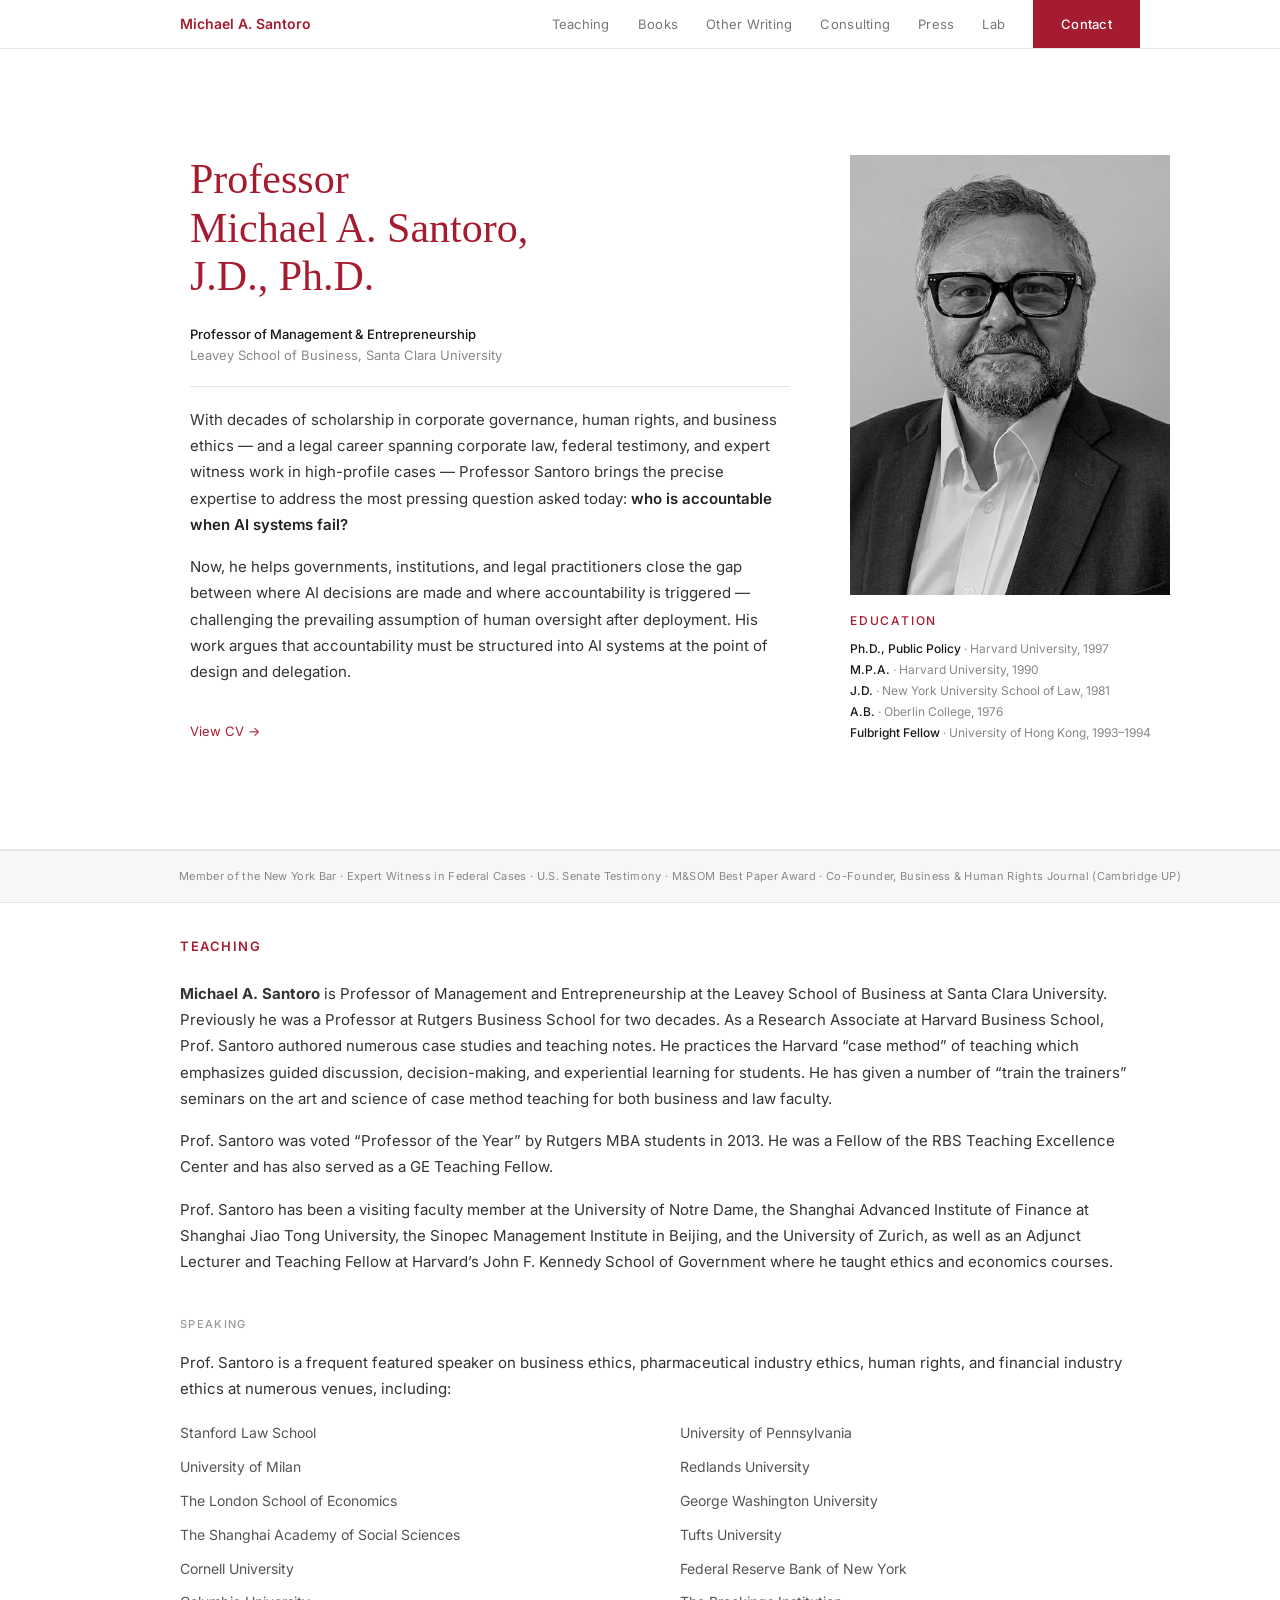
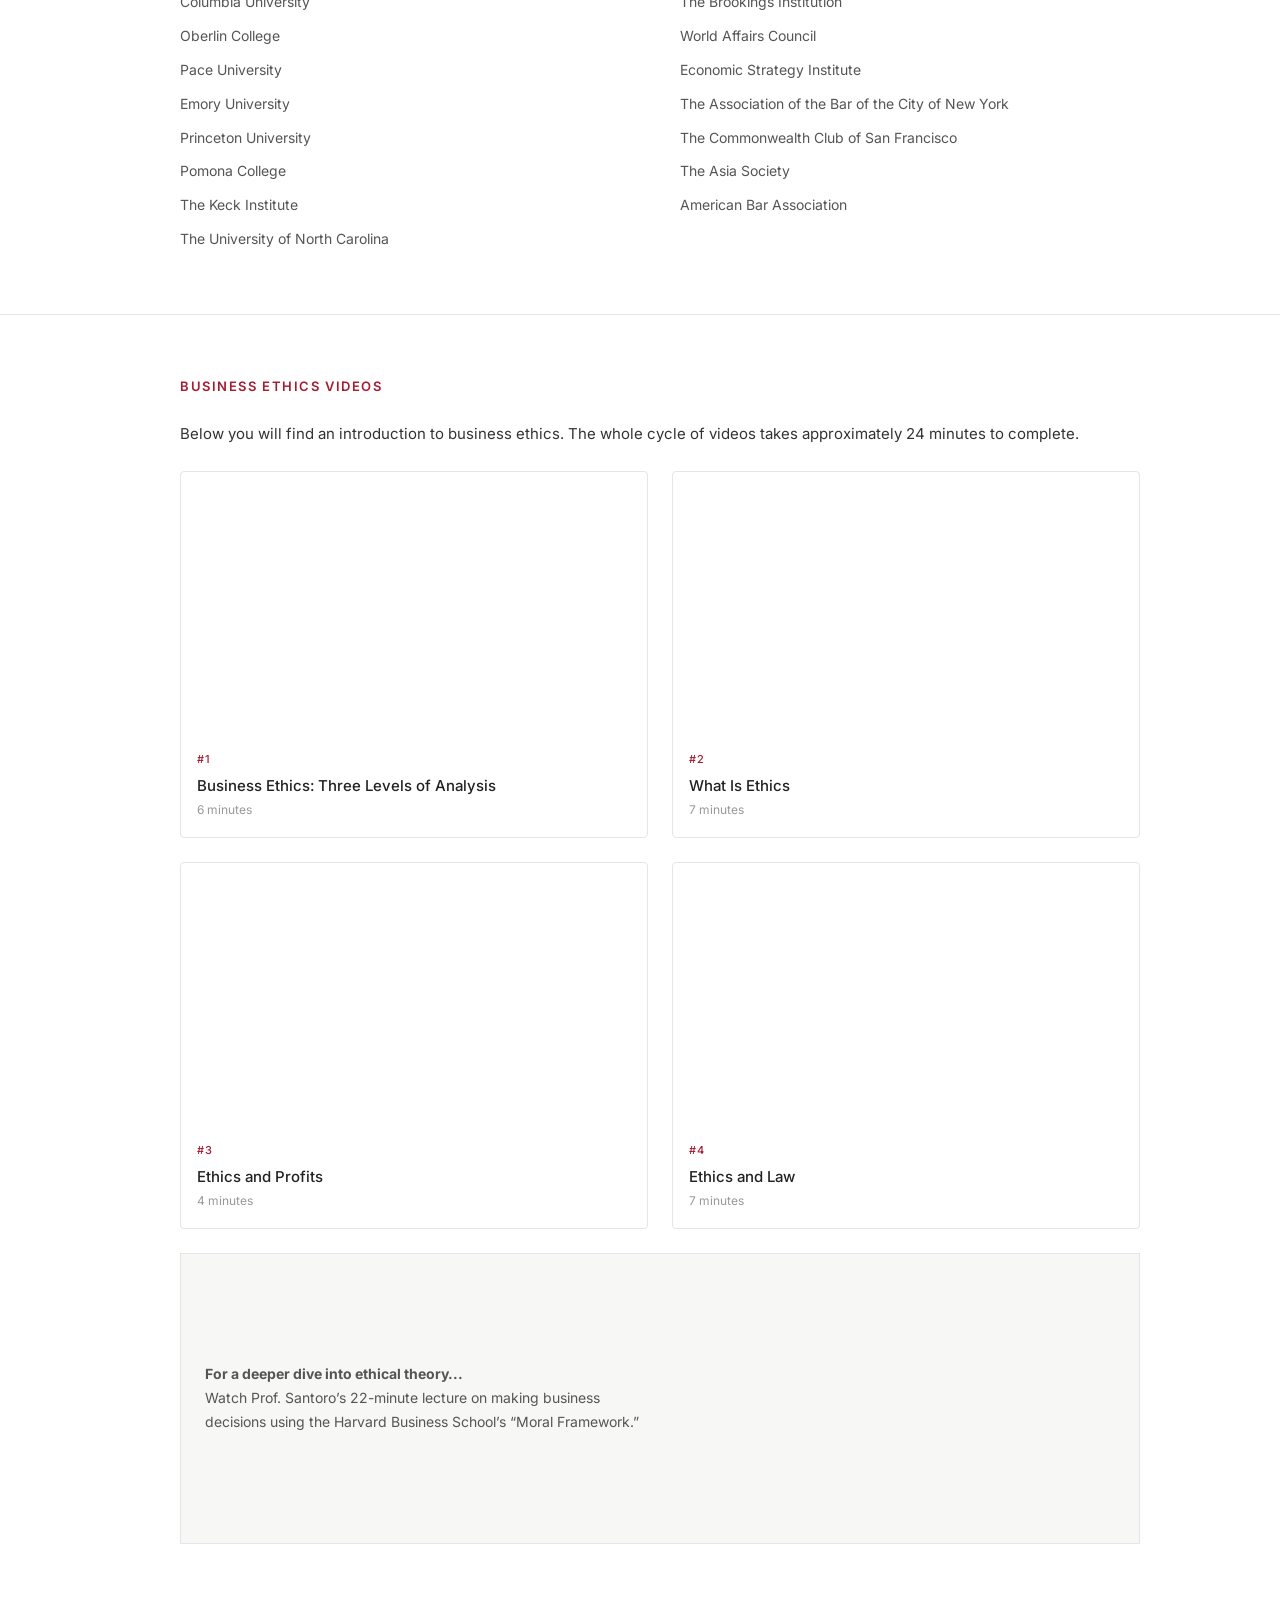
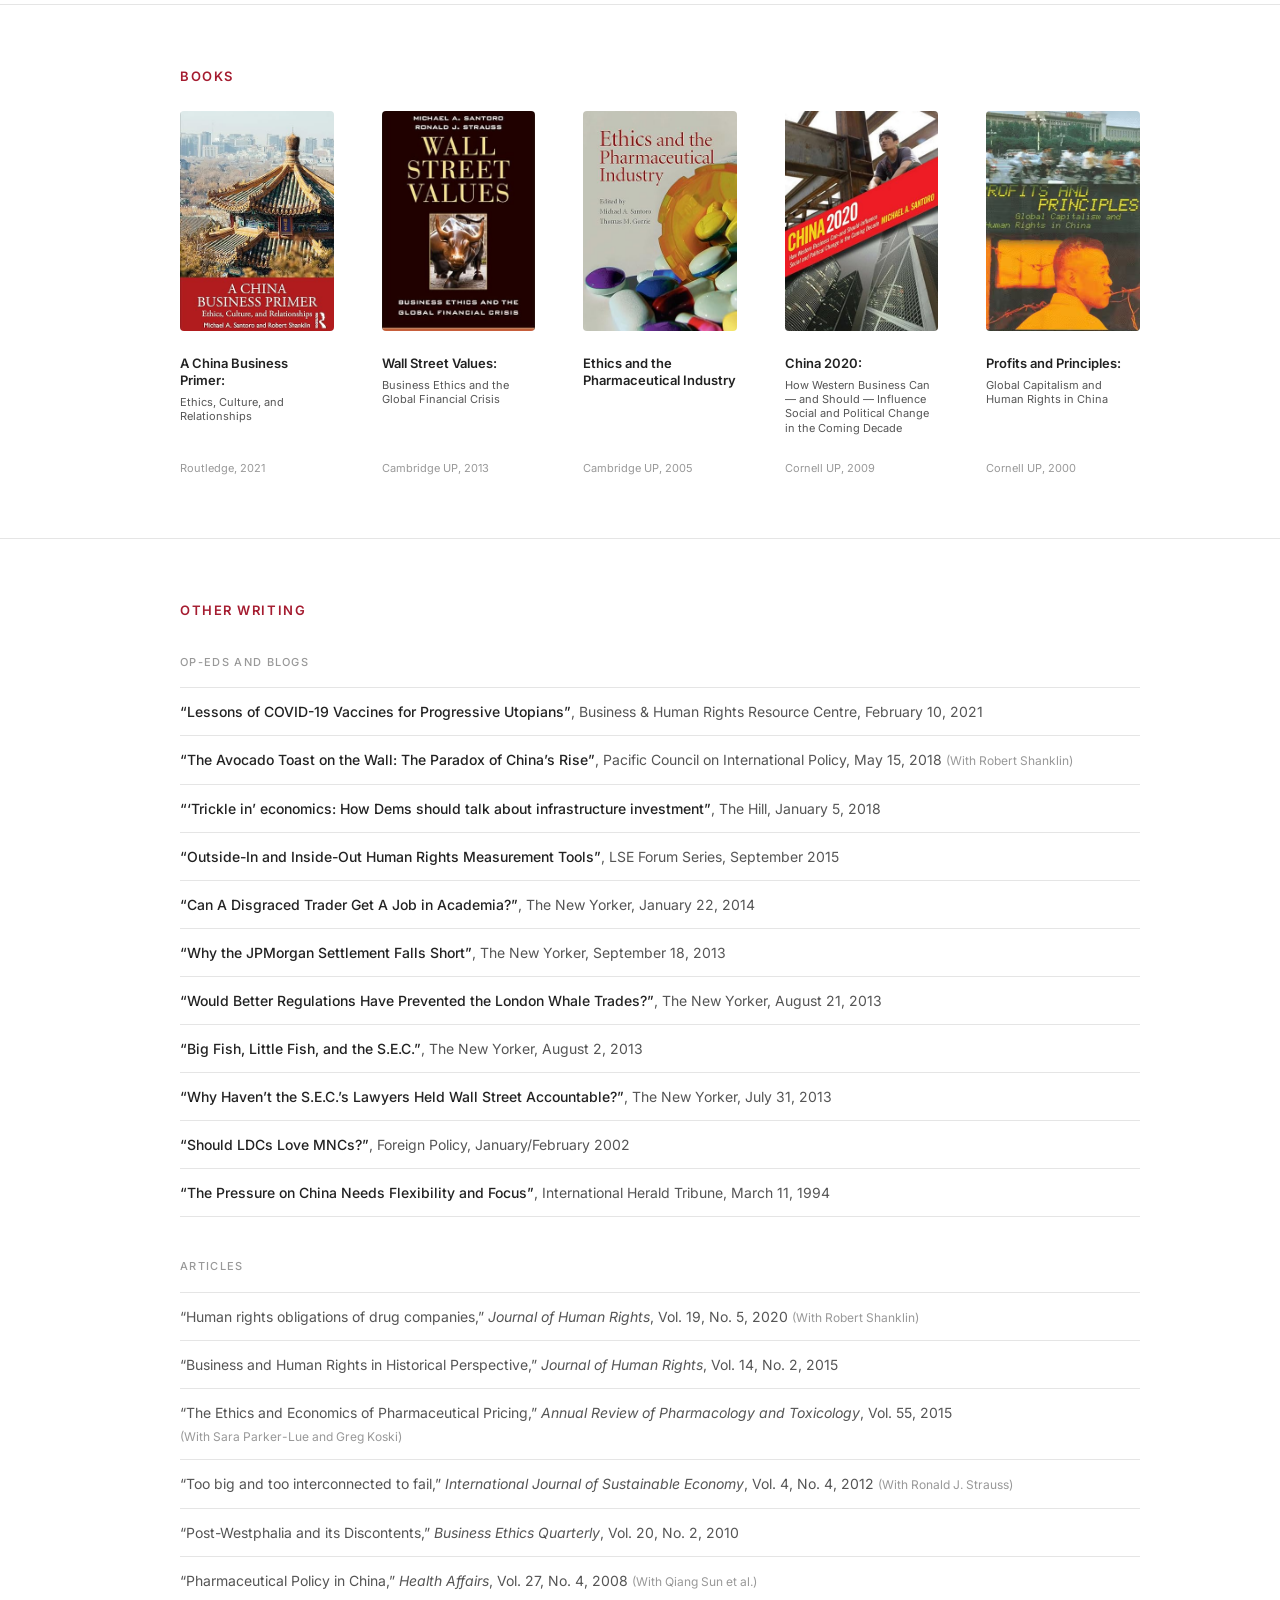
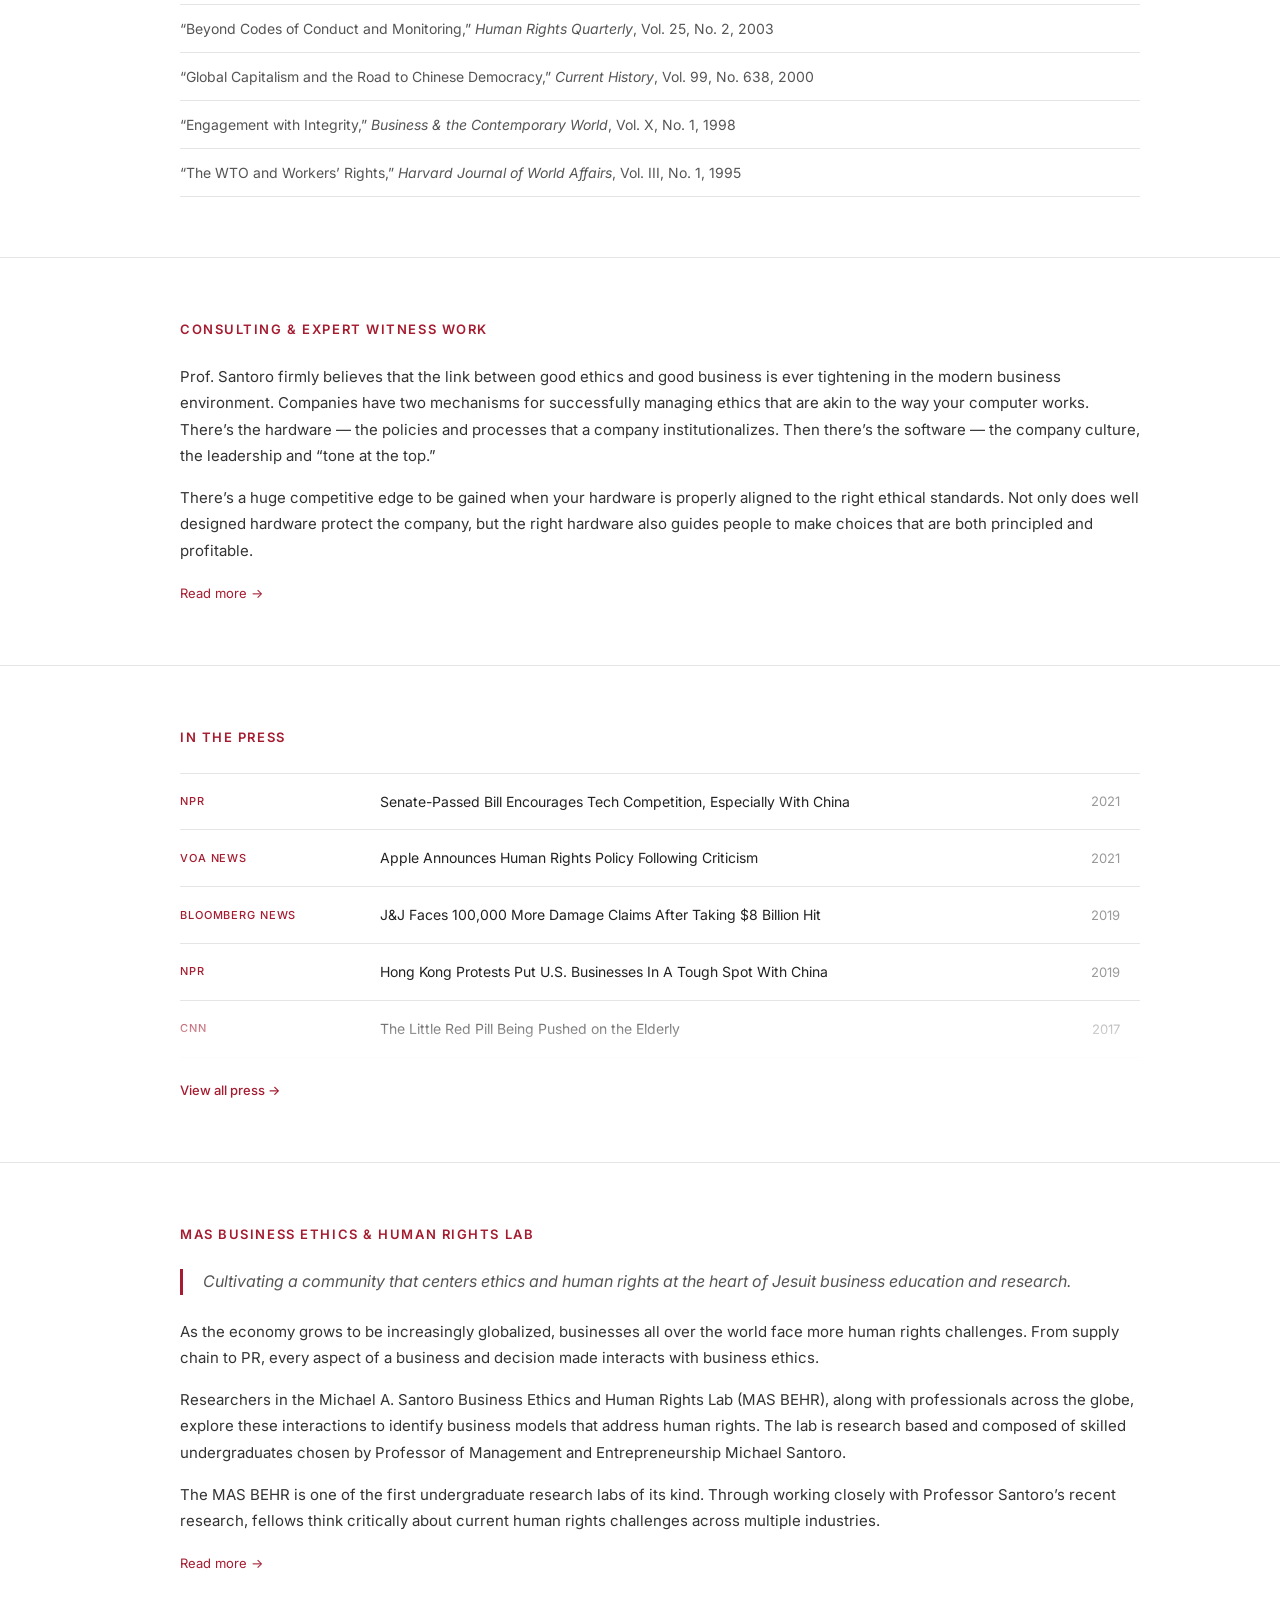
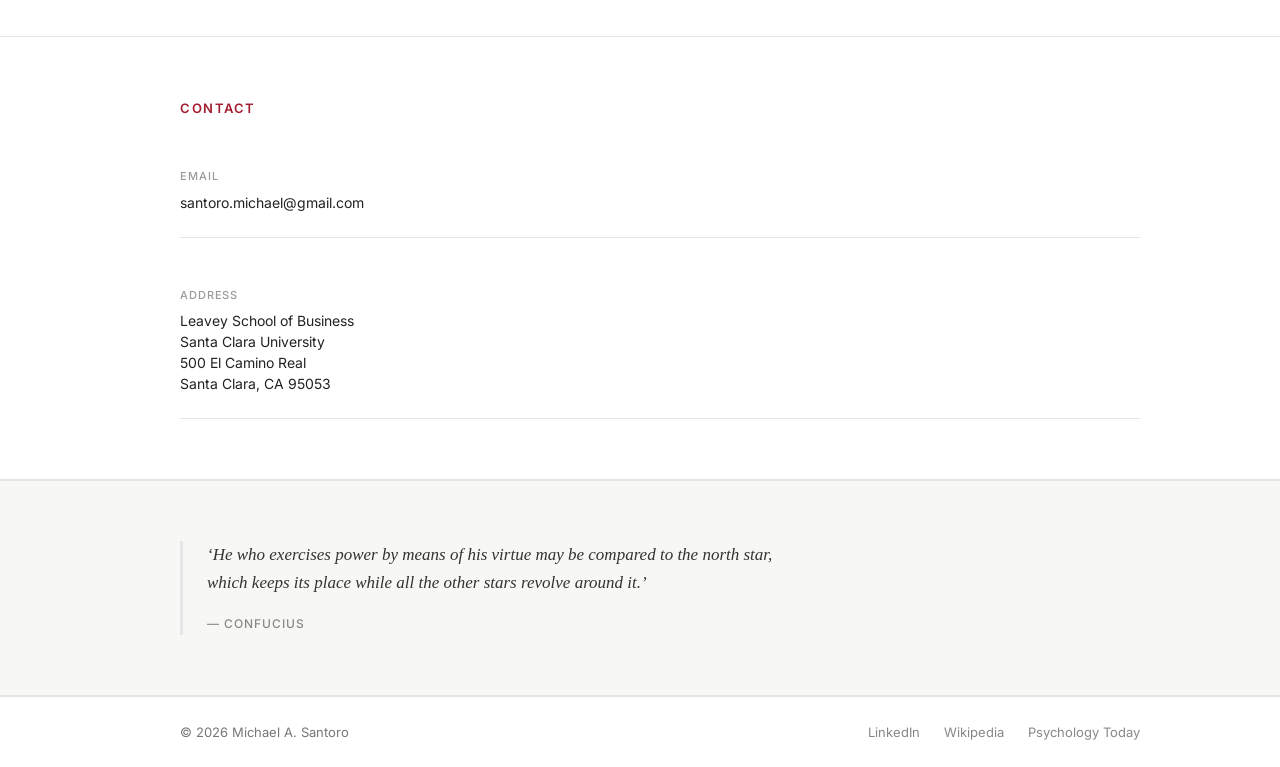
<file: index.html>
<!DOCTYPE html>
<html lang="en">
<head>
  <meta charset="UTF-8">
  <meta name="viewport" content="width=device-width, initial-scale=1.0">
  <title>Michael A. Santoro — Professor, Consultant, Speaker</title>
  <meta name="description" content="Michael A. Santoro is a Professor of Management and Entrepreneurship at Santa Clara University. His work focuses on business ethics, corporate governance, human rights, and AI accountability.">
  <link rel="preconnect" href="https://fonts.googleapis.com">
  <link rel="preconnect" href="https://fonts.gstatic.com" crossorigin>
  <link href="https://fonts.googleapis.com/css2?family=Inter:wght@300;400;500;600&display=swap" rel="stylesheet">
  <link rel="icon" type="image/svg+xml" href="favicon.svg">
  <link rel="stylesheet" href="styles.css">
  <style>
    .video-grid { display: grid; grid-template-columns: repeat(2, 1fr); gap: 24px; margin-bottom: 24px; }
    .video-card { border: 1px solid var(--gray-200); border-radius: 4px; overflow: hidden; }
    .video-embed { position: relative; padding-bottom: 56.25%; height: 0; overflow: hidden; }
    .video-embed iframe { position: absolute; top: 0; left: 0; width: 100%; height: 100%; border: 0; }
    .video-info { padding: 16px; }
    .video-info .video-number { font-size: 11px; font-weight: 500; letter-spacing: 0.08em; text-transform: uppercase; color: var(--crimson); margin-bottom: 4px; }
    .video-info h4 { font-size: 15px; font-weight: 500; color: var(--black); margin-bottom: 2px; }
    .video-info .duration { font-size: 12px; color: var(--gray-400); }
    .video-deeper { padding: 20px 24px; background: #F7F7F5; border: 1px solid var(--gray-200); font-size: 14px; color: var(--gray-600); line-height: 1.7; }
    .writing-list { list-style: none; display: flex; flex-direction: column; gap: 0; }
    .writing-list li { padding: 12px 0; border-bottom: 1px solid var(--gray-200); font-size: 14px; color: var(--gray-600); line-height: 1.65; }
    .writing-list li:first-child { border-top: 1px solid var(--gray-200); }
    .writing-list a { color: var(--black); font-weight: 500; }
    .writing-list a:hover { color: var(--crimson); }
    .writing-list .coauthor { font-size: 12px; color: var(--gray-400); }
    .venues-grid { display: grid; grid-template-columns: 1fr 1fr; gap: 4px 40px; }
    .venues-grid span { font-size: 14px; color: var(--gray-600); padding: 3px 0; }
    .teaching-photo { max-width: 480px; margin-bottom: 24px; }
    .teaching-photo img { width: 100%; display: block; }
    .consulting-area-tags { display: flex; flex-wrap: nowrap; gap: 8px; margin-bottom: 24px; }
    .consulting-area-tag { font-size: 11px; font-weight: 500; letter-spacing: 0.06em; text-transform: uppercase; color: var(--crimson); border: 1px solid var(--gray-200); padding: 6px 14px; }
    .lab-quote { font-size: 16px; font-style: italic; color: var(--gray-600); line-height: 1.6; padding-left: 20px; border-left: 3px solid var(--crimson); margin-bottom: 24px; }
    @media (max-width: 768px) { .video-grid { grid-template-columns: 1fr; } .venues-grid { grid-template-columns: 1fr; } }
    .book-item:hover .book-cover-wrap { opacity: 0.85; }
    .book-modal-overlay { display: none; position: fixed; top: 0; left: 0; right: 0; bottom: 0; background: rgba(0,0,0,0.5); z-index: 2000; justify-content: center; align-items: center; }
    .book-modal-overlay.active { display: flex; }
    .book-modal { background: #fff; max-width: 900px; width: 90%; max-height: 85vh; overflow-y: auto; padding: 48px; position: relative; }
    .book-modal-close { position: absolute; top: 12px; right: 16px; background: none; border: none; font-size: 28px; cursor: pointer; color: var(--gray-400); line-height: 1; }
    .book-modal-close:hover { color: var(--black); }
    .book-modal-text h3 { font-size: 20px; font-weight: 600; color: var(--black); margin-bottom: 6px; line-height: 1.3; }
    .book-modal-publisher { font-size: 13px; color: var(--gray-400); margin-bottom: 20px; }
    .book-modal-desc { font-size: 15px; color: var(--gray-600); line-height: 1.75; }
  </style>
</head>
<body>

<nav class="nav">
  <div class="nav-inner">
    <a href="#" class="nav-name">Michael A. Santoro</a>
    <button class="nav-toggle" aria-label="Toggle menu" onclick="document.querySelector('.nav-links').classList.toggle('active')">
      <span></span><span></span><span></span>
    </button>
    <ul class="nav-links">
      <li><a href="#teaching">Teaching</a></li>
      <li><a href="#books">Books</a></li>
      <li><a href="#other-writing">Other Writing</a></li>
      <li><a href="#consulting">Consulting</a></li>
      <li><a href="#press">Press</a></li>
      <li><a href="#lab">Lab</a></li>
    </ul>
    <a href="#contact" class="nav-cta">Contact</a>
  </div>
</nav>

<section class="hero">
  <div class="container">
    <div class="hero-main">
      <h1 class="hero-name">Professor<br>Michael A. Santoro,<br>J.D., Ph.D.</h1>
      <div class="hero-credentials">
        <p class="cred-dark">Professor of Management &amp; Entrepreneurship</p>
        <p class="cred-muted">Leavey School of Business, Santa Clara University</p>
      </div>
      <div class="hero-bio">
        <p>With decades of scholarship in corporate governance, human rights, and business ethics &mdash; and a legal career spanning corporate law, federal testimony, and expert witness work in high-profile cases &mdash; Professor Santoro brings the precise expertise to address the most pressing question asked today: <strong>who is accountable when AI systems fail?</strong></p>
        <p>Now, he helps governments, institutions, and legal practitioners close the gap between where AI decisions are made and where accountability is triggered &mdash; challenging the prevailing assumption of human oversight after deployment. His work argues that accountability must be structured into AI systems at the point of design and delegation.</p>
      </div>
      <a href="MAS CV.pdf" target="_blank" rel="noopener" class="hero-contact">View CV &rarr;</a>
    </div>
    <div class="hero-photo">
      <div class="hero-image-wrapper">
        <div class="hero-image">
          <img src="Professor Santoro Profile.png" alt="Professor Michael A. Santoro">
        </div>
      </div>
      <div class="hero-education">
        <p class="hero-education-label">Education</p>
        <ul>
          <li><span class="edu-deg">Ph.D., Public Policy</span> <span class="edu-inst">&middot; Harvard University, 1997</span></li>
          <li><span class="edu-deg">M.P.A.</span> <span class="edu-inst">&middot; Harvard University, 1990</span></li>
          <li><span class="edu-deg">J.D.</span> <span class="edu-inst">&middot; New York University School of Law, 1981</span></li>
          <li><span class="edu-deg">A.B.</span> <span class="edu-inst">&middot; Oberlin College, 1976</span></li>
          <li><span class="edu-deg">Fulbright Fellow</span> <span class="edu-inst">&middot; University of Hong Kong, 1993&ndash;1994</span></li>
        </ul>
      </div>
    </div>
  </div>
</section>

<div class="credentials-strip">
  <p>Member of the New York Bar &middot; Expert Witness in Federal Cases &middot; U.S. Senate Testimony &middot; M&amp;SOM Best Paper Award &middot; Co-Founder, Business &amp; Human Rights Journal (Cambridge UP)</p>
</div>

<section class="section" id="teaching">
  <div class="container">
    <p class="section-label">Teaching</p>
    <p class="section-body"><strong>Michael A. Santoro</strong> is Professor of Management and Entrepreneurship at the Leavey School of Business at Santa Clara University. Previously he was a Professor at Rutgers Business School for two decades. As a Research Associate at Harvard Business School, Prof. Santoro authored numerous case studies and teaching notes. He practices the Harvard &ldquo;case method&rdquo; of teaching which emphasizes guided discussion, decision-making, and experiential learning for students. He has given a number of &ldquo;train the trainers&rdquo; seminars on the art and science of case method teaching for both business and law faculty.</p>
    <p class="section-body">Prof. Santoro was voted &ldquo;Professor of the Year&rdquo; by Rutgers MBA students in 2013. He was a Fellow of the RBS Teaching Excellence Center and has also served as a GE Teaching Fellow.</p>
    <p class="section-body">Prof. Santoro has been a visiting faculty member at the University of Notre Dame, the Shanghai Advanced Institute of Finance at Shanghai Jiao Tong University, the Sinopec Management Institute in Beijing, and the University of Zurich, as well as an Adjunct Lecturer and Teaching Fellow at Harvard&rsquo;s John F. Kennedy School of Government where he taught ethics and economics courses.</p>
    <p class="subsection-label" style="margin-top: 40px;">Speaking</p>
    <p class="section-body">Prof. Santoro is a frequent featured speaker on business ethics, pharmaceutical industry ethics, human rights, and financial industry ethics at numerous venues, including:</p>
    <div class="venues-grid">
      <span>Stanford Law School</span><span>University of Pennsylvania</span><span>University of Milan</span><span>Redlands University</span><span>The London School of Economics</span><span>George Washington University</span><span>The Shanghai Academy of Social Sciences</span><span>Tufts University</span><span>Cornell University</span><span>Federal Reserve Bank of New York</span><span>Columbia University</span><span>The Brookings Institution</span><span>Oberlin College</span><span>World Affairs Council</span><span>Pace University</span><span>Economic Strategy Institute</span><span>Emory University</span><span>The Association of the Bar of the City of New York</span><span>Princeton University</span><span>The Commonwealth Club of San Francisco</span><span>Pomona College</span><span>The Asia Society</span><span>The Keck Institute</span><span>American Bar Association</span><span>The University of North Carolina</span>
    </div>
  </div>
</section>

<section class="section" id="videos">
  <div class="container">
    <p class="section-label">Business Ethics Videos</p>
    <p class="section-body" style="margin-bottom: 24px;">Below you will find an introduction to business ethics. The whole cycle of videos takes approximately 24 minutes to complete.</p>
    <div class="video-grid">
      <div class="video-card">
        <div class="video-embed"><iframe src="https://player.vimeo.com/video/320379062" allow="autoplay; fullscreen; picture-in-picture" allowfullscreen></iframe></div>
        <div class="video-info"><p class="video-number">#1</p><h4>Business Ethics: Three Levels of Analysis</h4><p class="duration">6 minutes</p></div>
      </div>
      <div class="video-card">
        <div class="video-embed"><iframe src="https://player.vimeo.com/video/320378212" allow="autoplay; fullscreen; picture-in-picture" allowfullscreen></iframe></div>
        <div class="video-info"><p class="video-number">#2</p><h4>What Is Ethics</h4><p class="duration">7 minutes</p></div>
      </div>
      <div class="video-card">
        <div class="video-embed"><iframe src="https://player.vimeo.com/video/320378741" allow="autoplay; fullscreen; picture-in-picture" allowfullscreen></iframe></div>
        <div class="video-info"><p class="video-number">#3</p><h4>Ethics and Profits</h4><p class="duration">4 minutes</p></div>
      </div>
      <div class="video-card">
        <div class="video-embed"><iframe src="https://player.vimeo.com/video/320375992" allow="autoplay; fullscreen; picture-in-picture" allowfullscreen></iframe></div>
        <div class="video-info"><p class="video-number">#4</p><h4>Ethics and Law</h4><p class="duration">7 minutes</p></div>
      </div>
    </div>
    <div class="video-deeper" style="display: flex; align-items: center; gap: 24px;">
      <div style="flex: 1;"><strong>For a deeper dive into ethical theory...</strong><br>Watch Prof. Santoro&rsquo;s 22-minute lecture on making business decisions using the Harvard Business School&rsquo;s &ldquo;Moral Framework.&rdquo;</div>
      <div style="flex: 1; min-width: 0;">
        <div class="video-embed"><iframe src="https://player.vimeo.com/video/324836247" allow="autoplay; fullscreen; picture-in-picture" allowfullscreen></iframe></div>
      </div>
    </div>
  </div>
</section>

<section class="section" id="books">
  <div class="container">
    <p class="section-label">Books</p>
    <div class="books-grid">
      <div class="book-item" onclick="openBookModal(0)" style="cursor:pointer;"><div class="book-cover-wrap"><img src="A China Business Primer Cover.jpg" alt="A China Business Primer book cover"></div><h3 class="book-item-title">A China Business Primer:<span class="book-subtitle">Ethics, Culture, and Relationships</span></h3><p class="book-item-publisher">Routledge, 2021</p></div>
      <div class="book-item" onclick="openBookModal(1)" style="cursor:pointer;"><div class="book-cover-wrap"><img src="Wall Street Values Cover.jpg" alt="Wall Street Values book cover"></div><h3 class="book-item-title">Wall Street Values:<span class="book-subtitle">Business Ethics and the Global Financial Crisis</span></h3><p class="book-item-publisher">Cambridge UP, 2013</p></div>
      <div class="book-item" onclick="openBookModal(2)" style="cursor:pointer;"><div class="book-cover-wrap"><img src="Ethics and the Pharma Industry Cover.jpg" alt="Ethics and the Pharmaceutical Industry book cover"></div><h3 class="book-item-title">Ethics and the Pharmaceutical Industry</h3><p class="book-item-publisher">Cambridge UP, 2005</p></div>
      <div class="book-item" onclick="openBookModal(3)" style="cursor:pointer;"><div class="book-cover-wrap"><img src="China 2020 Cover.jpg" alt="China 2020 book cover"></div><h3 class="book-item-title">China 2020:<span class="book-subtitle">How Western Business Can &mdash; and Should &mdash; Influence Social and Political Change in the Coming Decade</span></h3><p class="book-item-publisher">Cornell UP, 2009</p></div>
      <div class="book-item" onclick="openBookModal(4)" style="cursor:pointer;"><div class="book-cover-wrap"><img src="Profits and Principles Cover.avif" alt="Profits and Principles book cover"></div><h3 class="book-item-title">Profits and Principles:<span class="book-subtitle">Global Capitalism and Human Rights in China</span></h3><p class="book-item-publisher">Cornell UP, 2000</p></div>
    </div>

    <!-- Book Modal -->
    <div class="book-modal-overlay" id="bookModal" onclick="if(event.target===this)closeBookModal()">
      <div class="book-modal">
        <button class="book-modal-close" onclick="closeBookModal()">&times;</button>
        <div class="book-modal-content">
          <div class="book-modal-text">
            <h3 id="bookModalTitle"></h3>
            <p class="book-modal-publisher" id="bookModalPublisher"></p>
            <p class="book-modal-desc" id="bookModalDesc"></p>
          </div>
        </div>
      </div>
    </div>
  </div>
</section>

<section class="section" id="other-writing">
  <div class="container">
    <p class="section-label">Other Writing</p>
    <p class="subsection-label">Op-Eds and Blogs</p>
    <ul class="writing-list">
      <li><a href="https://www.business-humanrights.org/en/blog/lessons-of-covid-19-vaccines-for-progressive-utopians/">&ldquo;Lessons of COVID-19 Vaccines for Progressive Utopians&rdquo;</a>, Business &amp; Human Rights Resource Centre, February 10, 2021</li>
      <li><a href="https://www.pacificcouncil.org/newsroom/avocado-toast-wall-paradox-china%E2%80%99s-rise">&ldquo;The Avocado Toast on the Wall: The Paradox of China&rsquo;s Rise&rdquo;</a>, Pacific Council on International Policy, May 15, 2018 <span class="coauthor">(With Robert Shanklin)</span></li>
      <li><a href="https://thehill.com/opinion/finance/367259-trickle-in-economics-how-dems-should-talk-about-infrastructure-spending">&ldquo;&lsquo;Trickle in&rsquo; economics: How Dems should talk about infrastructure investment&rdquo;</a>, The Hill, January 5, 2018</li>
      <li><a href="https://blogs.lse.ac.uk/businesshumanrights/2015/11/06/un-forum-series-numbers-lingua-franca-business-human-rights/">&ldquo;Outside-In and Inside-Out Human Rights Measurement Tools&rdquo;</a>, LSE Forum Series, September 2015</li>
      <li><a href="https://www.newyorker.com/business/currency/can-a-disgraced-trader-get-a-job-in-academia">&ldquo;Can A Disgraced Trader Get A Job in Academia?&rdquo;</a>, The New Yorker, January 22, 2014</li>
      <li><a href="https://www.newyorker.com/business/currency/why-the-jpmorgan-settlement-falls-short">&ldquo;Why the JPMorgan Settlement Falls Short&rdquo;</a>, The New Yorker, September 18, 2013</li>
      <li><a href="https://www.newyorker.com/business/currency/would-better-regulations-have-prevented-the-london-whale-trades">&ldquo;Would Better Regulations Have Prevented the London Whale Trades?&rdquo;</a>, The New Yorker, August 21, 2013</li>
      <li><a href="https://www.newyorker.com/news/news-desk/big-fish-little-fish-and-the-s-e-c">&ldquo;Big Fish, Little Fish, and the S.E.C.&rdquo;</a>, The New Yorker, August 2, 2013</li>
      <li><a href="https://www.newyorker.com/news/news-desk/why-havent-the-s-e-c-s-lawyers-held-wall-street-accountable">&ldquo;Why Haven&rsquo;t the S.E.C.&rsquo;s Lawyers Held Wall Street Accountable?&rdquo;</a>, The New Yorker, July 31, 2013</li>
      <li><a href="https://foreignpolicy.com/2009/11/17/should-ldcs-love-mncs/">&ldquo;Should LDCs Love MNCs?&rdquo;</a>, Foreign Policy, January/February 2002</li>
      <li><a href="https://www.nytimes.com/1994/03/11/opinion/IHT-the-pressure-on-china-needs-flexibility-and-focus.html">&ldquo;The Pressure on China Needs Flexibility and Focus&rdquo;</a>, International Herald Tribune, March 11, 1994</li>
    </ul>
    <p class="subsection-label" style="margin-top: 40px;">Articles</p>
    <ul class="writing-list">
      <li>&ldquo;Human rights obligations of drug companies,&rdquo; <em>Journal of Human Rights</em>, Vol. 19, No. 5, 2020 <span class="coauthor">(With Robert Shanklin)</span></li>
      <li>&ldquo;Business and Human Rights in Historical Perspective,&rdquo; <em>Journal of Human Rights</em>, Vol. 14, No. 2, 2015</li>
      <li>&ldquo;The Ethics and Economics of Pharmaceutical Pricing,&rdquo; <em>Annual Review of Pharmacology and Toxicology</em>, Vol. 55, 2015<br><span class="coauthor">(With Sara Parker-Lue and Greg Koski)</span></li>
      <li>&ldquo;Too big and too interconnected to fail,&rdquo; <em>International Journal of Sustainable Economy</em>, Vol. 4, No. 4, 2012 <span class="coauthor">(With Ronald J. Strauss)</span></li>
      <li>&ldquo;Post-Westphalia and its Discontents,&rdquo; <em>Business Ethics Quarterly</em>, Vol. 20, No. 2, 2010</li>
      <li>&ldquo;Pharmaceutical Policy in China,&rdquo; <em>Health Affairs</em>, Vol. 27, No. 4, 2008 <span class="coauthor">(With Qiang Sun et al.)</span></li>
      <li>&ldquo;Beyond Codes of Conduct and Monitoring,&rdquo; <em>Human Rights Quarterly</em>, Vol. 25, No. 2, 2003</li>
      <li>&ldquo;Global Capitalism and the Road to Chinese Democracy,&rdquo; <em>Current History</em>, Vol. 99, No. 638, 2000</li>
      <li>&ldquo;Engagement with Integrity,&rdquo; <em>Business &amp; the Contemporary World</em>, Vol. X, No. 1, 1998</li>
      <li>&ldquo;The WTO and Workers&rsquo; Rights,&rdquo; <em>Harvard Journal of World Affairs</em>, Vol. III, No. 1, 1995</li>
    </ul>
  </div>
</section>

<section class="section" id="consulting">
  <div class="container">
    <p class="section-label">Consulting &amp; Expert Witness Work</p>
    <p class="section-body">Prof. Santoro firmly believes that the link between good ethics and good business is ever tightening in the modern business environment. Companies have two mechanisms for successfully managing ethics that are akin to the way your computer works. There&rsquo;s the hardware &mdash; the policies and processes that a company institutionalizes. Then there&rsquo;s the software &mdash; the company culture, the leadership and &ldquo;tone at the top.&rdquo;</p>
    <p class="section-body">There&rsquo;s a huge competitive edge to be gained when your hardware is properly aligned to the right ethical standards. Not only does well designed hardware protect the company, but the right hardware also guides people to make choices that are both principled and profitable.</p>
    <a href="consulting.html" class="hero-contact">Read more &rarr;</a>
  </div>
</section>

<section class="section" id="press">
  <div class="container">
    <p class="section-label">In the Press</p>
    <div class="expandable" data-max="5">
      <div class="expandable-content">
        <div class="press-list">
          <a href="https://www.npr.org/2021/06/09/1004649214/senate-passed-bill-encourages-tech-competition-especially-with-china" target="_blank" rel="noopener noreferrer" class="press-item"><span class="press-source">NPR</span><span class="press-title">Senate-Passed Bill Encourages Tech Competition, Especially With China</span><span class="press-year">2021</span></a>
          <a href="https://www.voanews.com/economy-business/apple-announces-human-rights-policy-following-criticism" target="_blank" rel="noopener noreferrer" class="press-item"><span class="press-source">VOA News</span><span class="press-title">Apple Announces Human Rights Policy Following Criticism</span><span class="press-year">2021</span></a>
          <a href="https://www.bloomberg.com/news/articles/2019-10-14/j-j-s-legal-losses-may-get-worse-with-100-000-more-damage-claims" target="_blank" rel="noopener noreferrer" class="press-item"><span class="press-source">Bloomberg News</span><span class="press-title">J&amp;J Faces 100,000 More Damage Claims After Taking $8 Billion Hit</span><span class="press-year">2019</span></a>
          <a href="https://www.npr.org/2019/10/11/769193163/hong-kong-protests-put-u-s-businesses-in-a-tough-spot-with-china" target="_blank" rel="noopener noreferrer" class="press-item"><span class="press-source">NPR</span><span class="press-title">Hong Kong Protests Put U.S. Businesses In A Tough Spot With China</span><span class="press-year">2019</span></a>
          <a href="https://www.cnn.com/2017/10/12/health/nuedexta-nursing-homes-invs" target="_blank" rel="noopener noreferrer" class="press-item"><span class="press-source">CNN</span><span class="press-title">The Little Red Pill Being Pushed on the Elderly</span><span class="press-year">2017</span></a>
          <a href="https://www.bloomberg.com/news/articles/2017-08-18/color-of-change-s-hashtag-activism-brings-trump-allies-to-heel" target="_blank" rel="noopener noreferrer" class="press-item"><span class="press-source">Bloomberg News</span><span class="press-title">Hashtag Activism Brings Trump Allies to Heel</span><span class="press-year">2017</span></a>
          <a href="http://www.latimes.com/business/lazarus/la-fi-lazarus-fda-trump-deregulation-20170210-story.html" target="_blank" rel="noopener noreferrer" class="press-item"><span class="press-source">LA Times</span><span class="press-title">Speedy Drug Approvals Are Risky</span><span class="press-year">2017</span></a>
          <a href="https://www.salon.com/2016/10/04/election-blindness-its-the-end-of-the-world-economy-as-we-know-it-and-we-feel-fine/" target="_blank" rel="noopener noreferrer" class="press-item"><span class="press-source">Salon</span><span class="press-title">Election Blindness: It&rsquo;s the End of the World Economy as We Know It</span><span class="press-year">2016</span></a>
          <a href="https://www.nytimes.com/2010/04/04/business/04stream.html" target="_blank" rel="noopener noreferrer" class="press-item"><span class="press-source">New York Times</span><span class="press-title">Does Merck Agreement Pave a Road Toward Change?</span><span class="press-year">2010</span></a>
          <a href="https://www.nytimes.com/2009/05/14/business/14vioxx.html" target="_blank" rel="noopener noreferrer" class="press-item"><span class="press-source">New York Times</span><span class="press-title">Trial Puts Spotlight on Merck</span><span class="press-year">2009</span></a>
          <a href="https://www.finance.senate.gov/chairmans-news/witness-list-and-time-change-for-thursdays-hearing-on-chinas-accession-to-wto" target="_blank" rel="noopener noreferrer" class="press-item"><span class="press-source">U.S. Senate</span><span class="press-title">Testified Before Finance Committee on China&rsquo;s WTO Accession</span><span class="press-year">2000</span></a>
        </div>
      </div>
      <a href="javascript:void(0)" class="expand-toggle" onclick="this.parentElement.classList.add('expanded'); this.style.display='none';">View all press &rarr;</a>
    </div>
  </div>
</section>

<section class="section" id="lab">
  <div class="container">
    <p class="section-label">MAS Business Ethics &amp; Human Rights Lab</p>
    <p class="lab-quote">Cultivating a community that centers ethics and human rights at the heart of Jesuit business education and research.</p>
    <p class="section-body">As the economy grows to be increasingly globalized, businesses all over the world face more human rights challenges. From supply chain to PR, every aspect of a business and decision made interacts with business ethics.</p>
    <p class="section-body">Researchers in the Michael A. Santoro Business Ethics and Human Rights Lab (MAS BEHR), along with professionals across the globe, explore these interactions to identify business models that address human rights. The lab is research based and composed of skilled undergraduates chosen by Professor of Management and Entrepreneurship Michael Santoro.</p>
    <p class="section-body">The MAS BEHR is one of the first undergraduate research labs of its kind. Through working closely with Professor Santoro&rsquo;s recent research, fellows think critically about current human rights challenges across multiple industries.</p>
    <a href="https://www.scu.edu/business/management/beyond-the-classroom/MSBEHR" target="_blank" rel="noopener" class="hero-contact">Read more &rarr;</a>
  </div>
</section>

<section class="section" id="contact">
  <div class="container">
    <p class="section-label">Contact</p>
    <div class="contact-grid">
      <a href="mailto:santoro.michael@gmail.com" class="contact-card"><p class="contact-card-label">Email</p><p class="contact-card-value">santoro.michael@gmail.com</p></a>
      <div class="contact-card"><p class="contact-card-label">Address</p><p class="contact-card-value">Leavey School of Business<br>Santa Clara University<br>500 El Camino Real<br>Santa Clara, CA 95053</p></div>
    </div>
  </div>
</section>

<section class="section pull-quote">
  <div class="container">
    <blockquote>
      <p>&lsquo;He who exercises power by means of his virtue may be compared to the north star, which keeps its place while all the other stars revolve around it.&rsquo;</p>
      <cite>&mdash; Confucius</cite>
    </blockquote>
  </div>
</section>

<footer class="footer">
  <div class="container">
    <div class="footer-inner">
      <span class="footer-name">&copy; 2026 Michael A. Santoro</span>
      <div class="footer-links">
        <a href="https://www.linkedin.com/in/michael-santoro-43972324/" target="_blank" rel="noopener">LinkedIn</a>
        <a href="https://en.wikipedia.org/wiki/Michael_A._Santoro" target="_blank" rel="noopener">Wikipedia</a>
        <a href="https://www.psychologytoday.com/us/contributors/michael-a-santoro-jd-phd" target="_blank" rel="noopener">Psychology Today</a>
      </div>
    </div>
  </div>
</footer>

<script>
var books = [
  {
    cover: "A China Business Primer Cover.jpg",
    title: "A China Business Primer: Ethics, Culture, and Relationships",
    publisher: "Michael A. Santoro and Robert Shanklin (Routledge Press, 2021)",
    desc: "The COVID-19 pandemic underscored longstanding fissures in China\u2019s business relationships with the West. If the West is going to develop a relationship of mutual trust and improve business relations with China in the coming decades, it is imperative to understand how to engage with Chinese thinking on ethics in business\u2015this book explains how.\n\nGovernment officials, businesspeople, and business-ethicists have trouble communicating about issues in ethics, policy, and business across the China-West divide. This book shows how to overcome the us-versus-them mindset plaguing China-West relations by presenting to Western audiences an easy-to-understand yet deeply informed primer on core ideas and perspectives in Chinese cultural and philosophical thought. The book considers original texts of Chinese philosophy and religion, and applies principles from those writings to three business-ethics topics of enduring interest to business executives, government officials, and academics, namely, the protection of intellectual property, assurance of product safety and quality in the pharmaceutical supply chain, and human rights.\n\nThis book is a must-read for those who want to forge constructive relationships with their Chinese counterparts based on mutual trust and understanding. The book is specifically relevant to business executives, but it should also be of interest to policymakers, educators, and students who seek to communicate more effectively with their Chinese counterparts, in particular about difficult and contentious business, policy, and ethical issues."
  },
  {
    cover: "Wall Street Values Cover.jpg",
    title: "Wall Street Values: Business Ethics and the Global Financial Crisis",
    publisher: "Michael A. Santoro and Ronald J. Strauss (Cambridge University Press, 2013)",
    desc: "This timely book answers complex and perplexing questions raised by Wall Street\u2019s role in the financial crisis. What are the economic and moral connections between Wall Street and the overall economy? How did we arrive at this point in history where our most powerful financial institutions thwart rather than promote free markets, prosperity, and even social cohesion? Can the fractured relationship between Wall Street and Main Street be repaired? Wall Street Values chronicles the transformation of Wall Street\u2019s business model from serving clients to proprietary trading and explains how this shift undermined the ethical foundations of the modern financial industry. Michael A. Santoro and Ronald J. Strauss argue that post-millennial Wall Street is not only \u201ctoo big to fail\u201d but also a threat to the economy even when it succeeds.\n\nThey describe how, more than a year before the government acknowledged the financial crisis, Wall Street icon Goldman Sachs saved itself by misleading its clients and impeding the information flow needed for the efficient functioning of free markets, thereby prolonging the mortgage bubble and adding to the financial and human cost of the crisis. They also present a nuanced critique of the government\u2019s role not only for the economic miscalculations leading to financial deregulation but also for failing to check the irrational exuberance of 2007 and 2008. Looking to the future, Santoro and Strauss make a compelling case for vigorous government enforcement of the Dodd-Frank Act in the face of Wall Street\u2019s opposition. They also argue, however, that effective government regulation is not enough; economic prosperity will be sustainable only if Wall Street professionals themselves begin an urgently needed conversation about their values and business ethics."
  },
  {
    cover: "Ethics and the Pharma Industry Cover.jpg",
    title: "Ethics and the Pharmaceutical Industry",
    publisher: "Michael A. Santoro and Thomas M. Gorrie, Editors (Cambridge University Press, 2005)",
    desc: "Michael A. Santoro, Professor of business ethics, and Thomas M. Gorrie, an industry executive, have invited representatives of government and NGOs, top industry executives, doctors, and scholars to share their views on the most vital and controversial moral issues facing the pharmaceutical industry today.\n\nWhere do the lines begin and end between the pharmaceutical industry\u2019s responsibility to society and to its own profit/loss considerations? The authors consider this question across a range of activities, including research and clinical trials, drug pricing, patent protection, and advertising and marketing to doctors and patients."
  },
  {
    cover: "China 2020 Cover.jpg",
    title: "China 2020: How Western Business Can \u2014 and Should \u2014 Influence Social and Political Change in the Coming Decade",
    publisher: "Cornell University Press, 2009",
    desc: "Chinese society is plagued by many problems that have a direct impact on its current and future business and political environment\u2015worker rights, product safety, Internet freedom, and the rule of law. Drawing on knowledge gained through personal interviews, documentary sources, and almost two decades of visits to China, Michael A. Santoro offers a clear-eyed view of the various internal forces\u2015such as regionalism, corruption, and growing inequality\u2015that will determine the direction and pace of economic, social, and political change. Of special interest is Santoro\u2019s assessment of the role of multinational corporations in fostering or undermining social and political progress.\n\nSantoro offers a fresh and innovative way of thinking about two questions that have preoccupied Western observers for decades. What will be the effect of economic reform and prosperity on political reform? How can companies operate with moral integrity and ethics in China? In China 2020, Santoro unifies these hitherto separate questions and demonstrates that moral integrity (or lack of it) by Western business will have a profound impact on whether economic privatization and growth usher in greater democracy and respect for human rights."
  },
  {
    cover: "Profits and Principles Cover.avif",
    title: "Profits and Principles: Global Capitalism and Human Rights in China",
    publisher: "Cornell University Press, 2000",
    desc: "After the Tiananmen Square massacre, a vigorous international debate erupted, not only about human rights in China, but also about the role of multinational firms. Should corporations do business in China at all? Should corporations take a stand on such issues? Revelations about serious and pervasive human rights violations in Chinese factories raised even more questions about the clash of profits and principles in China.\n\nMichael Santoro investigates these and other dilemmas, exploring the democratic values firms impart to their employees and the values firms often compromise in pursuit of profits. His interviews with foreign business executives, Chinese employees of foreign firms, human rights advocates, and foreign consular officials provide a range of perspectives. His examination of business responsibility for human rights in China also serves as a unique framework for assessing the broader social trends\u2015both positive and negative\u2015arising from globalization.\n\nSantoro discusses the implications of business activities for U.S. foreign policy and provides practical management advice for business executives operating in China and for those considering doing so. Surprisingly, he finds that President Clinton\u2019s program of \u201ccomprehensive engagement,\u201d which has drawn severe criticism, may in fact create a positive human rights \u201cspin-off.\u201d Santoro\u2019s \u201cfair-share\u201d theory is a unique and thoughtful effort to draw the line between what moral principles do and do not require of businesses operating in China."
  }
];

function openBookModal(i) {
  var b = books[i];
  document.getElementById('bookModalTitle').textContent = b.title;
  document.getElementById('bookModalPublisher').textContent = b.publisher;
  document.getElementById('bookModalDesc').innerHTML = b.desc.replace(/\n\n/g, '</p><p class="book-modal-desc">');
  document.getElementById('bookModal').classList.add('active');
  document.body.style.overflow = 'hidden';
}

function closeBookModal() {
  document.getElementById('bookModal').classList.remove('active');
  document.body.style.overflow = '';
}

document.addEventListener('keydown', function(e) {
  if (e.key === 'Escape') closeBookModal();
});
</script>
</body>
</html>
</file>
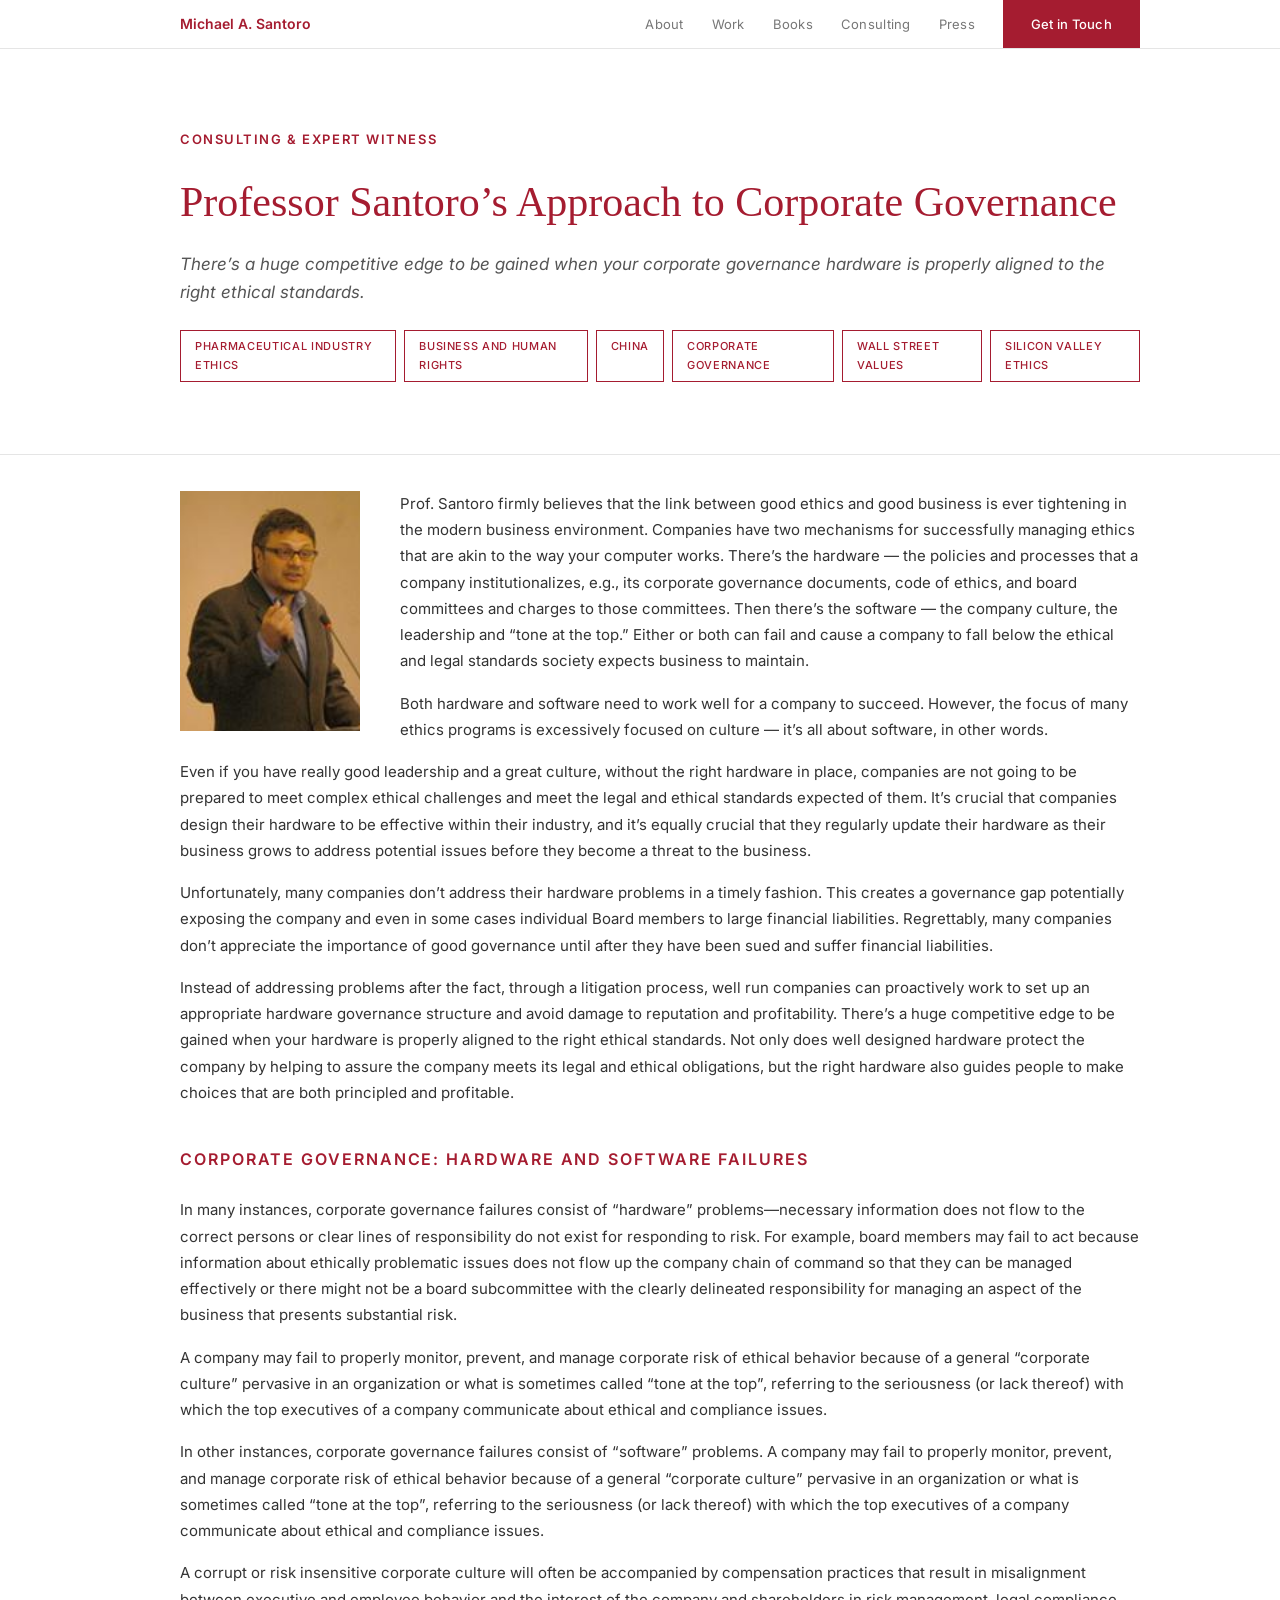
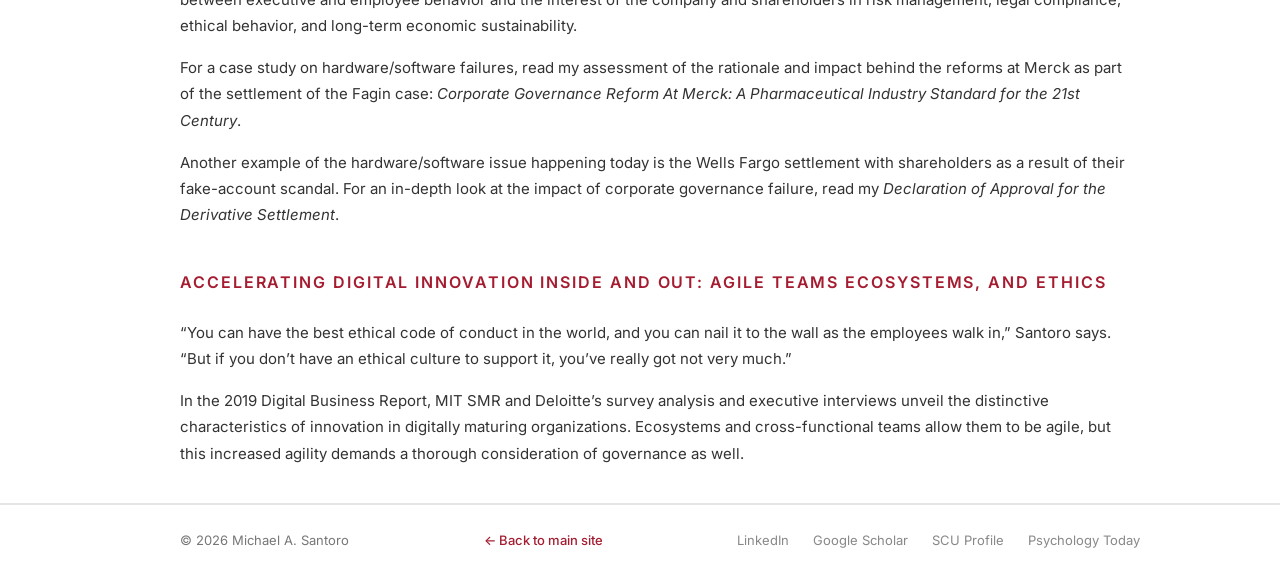
<file: consulting.html>
<!DOCTYPE html>
<html lang="en">
<head>
  <meta charset="UTF-8">
  <meta name="viewport" content="width=device-width, initial-scale=1.0">
  <title>Consulting &amp; Expert Witness — Michael A. Santoro</title>
  <meta name="description" content="Professor Michael A. Santoro's approach to corporate governance — consulting and expert witness practice.">
  <link rel="preconnect" href="https://fonts.googleapis.com">
  <link rel="preconnect" href="https://fonts.gstatic.com" crossorigin>
  <link href="https://fonts.googleapis.com/css2?family=Inter:wght@300;400;500;600&display=swap" rel="stylesheet">
  <link rel="icon" type="image/svg+xml" href="favicon.svg">
  <link rel="stylesheet" href="styles.css">
  <style>
    /* ── Consulting Tags ────────────────────────────── */
    .consulting-area-tags { display: flex; flex-wrap: nowrap; gap: 8px; margin-bottom: 24px; }
    .consulting-area-tag { font-size: 11px; font-weight: 500; letter-spacing: 0.06em; text-transform: uppercase; color: var(--crimson); border: 1px solid var(--crimson); padding: 6px 14px; }

    /* ── Consulting Page ─────────────────────────────── */
    .consulting-hero {
      padding-top: 128px;
      padding-bottom: 72px;
      border-bottom: 1px solid #E5E5E5;
    }

    .consulting-hero .container {
      display: flex;
      align-items: center;
      gap: 60px;
      padding-left: 40px;
    }

    .consulting-hero-text {
      flex: 1;
      min-width: 0;
    }

    .consulting-hero-photo {
      flex-shrink: 0;
      width: 180px;
      margin-right: 40px;
    }

    .consulting-hero-photo .hero-image-wrapper {
      width: 180px;
    }

    .consulting-hero-photo .hero-image {
      width: 180px;
      height: 240px;
      overflow: hidden;
      background: var(--gray-100);
    }

    .consulting-hero-photo .hero-image img {
      width: 100%;
      height: 100%;
      object-fit: cover;
      object-position: left center;
      transform: scale(2) translate(-10%, -15%);
      transform-origin: left top;
      filter: none;
    }

    .consulting-hero .section-label {
      margin-bottom: 28px;
    }

    .consulting-hero-heading {
      font-family: Georgia, 'Times New Roman', serif;
      font-size: 42px;
      font-weight: 400;
      line-height: 1.15;
      color: var(--crimson);
      margin-bottom: 24px;
      max-width: none;
    }

    .consulting-hero-sub {
      font-size: 17px;
      line-height: 1.65;
      color: var(--gray-600);
      max-width: none;
      font-style: italic;
    }

    .consulting-section {
      padding: 36px 0;
    }

    .consulting-section .section-body {
      max-width: none;
    }

    .consulting-section .section-body + .section-body {
      margin-top: 16px;
    }

    .case-study {
      padding: 24px 0;
      border-bottom: 1px solid var(--gray-200);
    }

    .case-study:first-of-type {
      border-top: 1px solid var(--gray-200);
    }

    .case-study-title {
      font-size: 16px;
      font-weight: 600;
      letter-spacing: -0.01em;
      color: var(--black);
      margin-bottom: 10px;
    }

    .case-study-body {
      font-size: 14px;
      color: var(--gray-600);
      line-height: 1.75;
      max-width: none;
    }

    .expertise-list {
      font-size: 15px;
      color: var(--gray-700);
      line-height: 1.85;
      max-width: none;
    }

    .footer-back {
      font-size: 13px;
      color: var(--crimson);
      font-weight: 500;
    }

    .footer-back:hover {
      color: var(--crimson);
      text-decoration: underline;
      text-decoration-color: var(--crimson);
    }

    .footer-inner-consulting {
      display: flex;
      justify-content: space-between;
      align-items: center;
      flex-wrap: wrap;
      gap: 16px;
    }

    @media (max-width: 768px) {
      .consulting-hero {
        padding-top: 96px;
        padding-bottom: 48px;
      }
      .consulting-hero .container {
        flex-direction: column;
        gap: 32px;
        padding-left: 24px;
      }
      .consulting-hero-photo {
        width: 100%;
        margin-right: 0;
      }
      .consulting-hero-photo .hero-image-wrapper,
      .consulting-hero-photo .hero-image {
        width: 100%;
        max-width: 180px;
      }
      .consulting-hero-heading {
        font-size: 28px;
      }
      .consulting-hero-sub {
        font-size: 15px;
      }
    }
  </style>
</head>
<body>

<!-- ── Navigation ────────────────────────────────────── -->
<nav class="nav">
  <div class="nav-inner">
    <a href="index.html" class="nav-name">Michael A. Santoro</a>
    <button class="nav-toggle" aria-label="Toggle menu" onclick="document.querySelector('.nav-links').classList.toggle('active')">
      <span></span><span></span><span></span>
    </button>
    <ul class="nav-links">
      <li><a href="about.html" class="nav-external"><span>About</span></a></li>
      <li><a href="index.html#current-work">Work</a></li>
      <li><a href="index.html#books">Books</a></li>
      <li><a href="consulting.html">Consulting</a></li>
      <li><a href="index.html#press">Press</a></li>
    </ul>
    <a href="index.html#contact" class="nav-cta">Get in Touch</a>
  </div>
</nav>

<!-- ── Hero ──────────────────────────────────────────── -->
<section class="consulting-hero">
  <div class="container">
    <div class="consulting-hero-text">
      <p class="section-label">Consulting &amp; Expert Witness</p>
      <h1 class="consulting-hero-heading">Professor Santoro&rsquo;s Approach to Corporate Governance</h1>
      <p class="consulting-hero-sub">There&rsquo;s a huge competitive edge to be gained when your corporate governance hardware is properly aligned to the right ethical standards.</p>
      <div class="consulting-area-tags" style="margin-top: 24px; margin-bottom: 0;">
        <span class="consulting-area-tag">Pharmaceutical Industry Ethics</span>
        <span class="consulting-area-tag">Business and Human Rights</span>
        <span class="consulting-area-tag">China</span>
        <span class="consulting-area-tag">Corporate Governance</span>
        <span class="consulting-area-tag">Wall Street Values</span>
        <span class="consulting-area-tag">Silicon Valley Ethics</span>
      </div>
    </div>
  </div>
</section>

<!-- ── Main Content ─────────────────────────────────── -->
<section class="section consulting-section">
  <div class="container">
    <div class="consulting-hero-photo" style="float: left; margin-right: 40px; margin-bottom: 16px;">
      <div class="hero-image-wrapper">
        <div class="hero-image">
          <img src="MAS Lectures.jpeg" alt="Professor Michael A. Santoro">
        </div>
      </div>
    </div>
    <p class="section-body">Prof. Santoro firmly believes that the link between good ethics and good business is ever tightening in the modern business environment. Companies have two mechanisms for successfully managing ethics that are akin to the way your computer works. There&rsquo;s the hardware &mdash; the policies and processes that a company institutionalizes, e.g., its corporate governance documents, code of ethics, and board committees and charges to those committees. Then there&rsquo;s the software &mdash; the company culture, the leadership and &ldquo;tone at the top.&rdquo; Either or both can fail and cause a company to fall below the ethical and legal standards society expects business to maintain.</p>
    <p class="section-body">Both hardware and software need to work well for a company to succeed. However, the focus of many ethics programs is excessively focused on culture &mdash; it&rsquo;s all about software, in other words.</p>
    <p class="section-body">Even if you have really good leadership and a great culture, without the right hardware in place, companies are not going to be prepared to meet complex ethical challenges and meet the legal and ethical standards expected of them. It&rsquo;s crucial that companies design their hardware to be effective within their industry, and it&rsquo;s equally crucial that they regularly update their hardware as their business grows to address potential issues before they become a threat to the business.</p>
    <p class="section-body">Unfortunately, many companies don&rsquo;t address their hardware problems in a timely fashion. This creates a governance gap potentially exposing the company and even in some cases individual Board members to large financial liabilities. Regrettably, many companies don&rsquo;t appreciate the importance of good governance until after they have been sued and suffer financial liabilities.</p>
    <p class="section-body">Instead of addressing problems after the fact, through a litigation process, well run companies can proactively work to set up an appropriate hardware governance structure and avoid damage to reputation and profitability. There&rsquo;s a huge competitive edge to be gained when your hardware is properly aligned to the right ethical standards. Not only does well designed hardware protect the company by helping to assure the company meets its legal and ethical obligations, but the right hardware also guides people to make choices that are both principled and profitable.</p>
    <p class="section-label" style="margin-top: 40px; font-size: 16px;">Corporate Governance: Hardware and Software Failures</p>
    <p class="section-body">In many instances, corporate governance failures consist of &ldquo;hardware&rdquo; problems&mdash;necessary information does not flow to the correct persons or clear lines of responsibility do not exist for responding to risk. For example, board members may fail to act because information about ethically problematic issues does not flow up the company chain of command so that they can be managed effectively or there might not be a board subcommittee with the clearly delineated responsibility for managing an aspect of the business that presents substantial risk.</p>
    <p class="section-body">A company may fail to properly monitor, prevent, and manage corporate risk of ethical behavior because of a general &ldquo;corporate culture&rdquo; pervasive in an organization or what is sometimes called &ldquo;tone at the top&rdquo;, referring to the seriousness (or lack thereof) with which the top executives of a company communicate about ethical and compliance issues.</p>
    <p class="section-body">In other instances, corporate governance failures consist of &ldquo;software&rdquo; problems. A company may fail to properly monitor, prevent, and manage corporate risk of ethical behavior because of a general &ldquo;corporate culture&rdquo; pervasive in an organization or what is sometimes called &ldquo;tone at the top&rdquo;, referring to the seriousness (or lack thereof) with which the top executives of a company communicate about ethical and compliance issues.</p>
    <p class="section-body">A corrupt or risk insensitive corporate culture will often be accompanied by compensation practices that result in misalignment between executive and employee behavior and the interest of the company and shareholders in risk management, legal compliance, ethical behavior, and long-term economic sustainability.</p>
    <p class="section-body">For a case study on hardware/software failures, read my assessment of the rationale and impact behind the reforms at Merck as part of the settlement of the Fagin case: <em>Corporate Governance Reform At Merck: A Pharmaceutical Industry Standard for the 21st Century</em>.</p>
    <p class="section-body">Another example of the hardware/software issue happening today is the Wells Fargo settlement with shareholders as a result of their fake-account scandal. For an in-depth look at the impact of corporate governance failure, read my <em>Declaration of Approval for the Derivative Settlement</em>.</p>

    <p class="section-label" style="margin-top: 40px; font-size: 16px;">Accelerating Digital Innovation Inside and Out: Agile Teams Ecosystems, and Ethics</p>
    <p class="section-body">&ldquo;You can have the best ethical code of conduct in the world, and you can nail it to the wall as the employees walk in,&rdquo; Santoro says. &ldquo;But if you don&rsquo;t have an ethical culture to support it, you&rsquo;ve really got not very much.&rdquo;</p>
    <p class="section-body">In the 2019 Digital Business Report, MIT SMR and Deloitte&rsquo;s survey analysis and executive interviews unveil the distinctive characteristics of innovation in digitally maturing organizations. Ecosystems and cross-functional teams allow them to be agile, but this increased agility demands a thorough consideration of governance as well.</p>
  </div>
</section>

<!-- ── Footer ────────────────────────────────────────── -->
<footer class="footer">
  <div class="container">
    <div class="footer-inner footer-inner-consulting">
      <span class="footer-name">&copy; 2026 Michael A. Santoro</span>
      <a href="index.html" class="footer-back">&larr; Back to main site</a>
      <div class="footer-links">
        <a href="https://www.linkedin.com/in/michael-santoro-43972324/" target="_blank" rel="noopener">LinkedIn</a>
        <a href="https://scholar.google.com/citations?user=RKDsiboAAAAJ&hl=en" target="_blank" rel="noopener">Google Scholar</a>
        <a href="https://www.scu.edu/business/management/faculty/santoro/" target="_blank" rel="noopener">SCU Profile</a>
        <a href="https://www.psychologytoday.com/us/contributors/michael-a-santoro-jd-phd" target="_blank" rel="noopener">Psychology Today</a>
      </div>
    </div>
  </div>
</footer>

</body>
</html>
</file>
<file: styles.css>
/* ── Reset & Base ─────────────────────────────────────── */
*,
*::before,
*::after {
  margin: 0;
  padding: 0;
  box-sizing: border-box;
}

:root {
  --black: #222222;
  --white: #FFFFFF;
  --gray-100: #F5F5F5;
  --gray-200: #E5E5E5;
  --gray-400: #999999;
  --gray-500: #777777;
  --gray-600: #555555;
  --gray-700: #333333;
  --border: #E5E5E5;
  --crimson: #A51C30;
  --max-width: 1000px;
  --section-padding: 60px 0;
  --font-sans: 'Inter', -apple-system, BlinkMacSystemFont, 'Helvetica Neue', sans-serif;
}

html {
  scroll-behavior: smooth;
  -webkit-font-smoothing: antialiased;
  -moz-osx-font-smoothing: grayscale;
}

body {
  font-family: var(--font-sans);
  color: var(--black);
  background: var(--white);
  line-height: 1.7;
  font-size: 15px;
}

a {
  color: var(--black);
  text-decoration: none;
  transition: color 0.2s;
}

a:hover {
  color: var(--gray-600);
}

img {
  display: block;
  max-width: 100%;
}

/* ── Navigation ──────────────────────────────────────── */
.nav {
  position: fixed;
  top: 0;
  left: 0;
  right: 0;
  z-index: 1000;
  background: var(--white);
  border-bottom: 1px solid var(--border);
}

.nav-inner {
  max-width: var(--max-width);
  margin: 0 auto;
  padding: 0 0 0 40px;
  height: 48px;
  display: flex;
  align-items: center;
}

.nav-name {
  font-size: 14px;
  font-weight: 600;
  letter-spacing: 0;
  color: var(--crimson);
}

.nav-links {
  display: flex;
  gap: 28px;
  list-style: none;
  margin-left: auto;
  margin-right: 28px;
}

.nav-links a {
  font-size: 13px;
  font-weight: 400;
  color: var(--gray-500);
  letter-spacing: 0.02em;
  transition: color 0.2s;
}

.nav-links a:hover {
  color: var(--crimson);
}

.nav-links a.nav-external {
  position: relative;
  display: inline-block;
}

.nav-links a.nav-external span {
  display: inline-block;
  transition: transform 0.2s;
}

.nav-links a.nav-external:hover span {
  transform: translateX(-8px);
}

.nav-links a.nav-external::after {
  content: "\2192";
  position: absolute;
  right: 0;
  top: 0;
  opacity: 0;
  transition: opacity 0.2s, transform 0.2s;
}

.nav-links a.nav-external:hover::after {
  opacity: 1;
  transform: translateX(8px);
}

.nav-toggle {
  display: none;
  background: none;
  border: none;
  cursor: pointer;
  padding: 4px;
}

.nav-toggle span {
  display: block;
  width: 18px;
  height: 1.5px;
  background: var(--black);
  margin: 4px 0;
  transition: 0.3s;
}

.nav-cta {
  display: flex;
  align-items: center;
  justify-content: center;
  height: 48px;
  padding: 0 28px;
  background: var(--crimson);
  color: var(--white);
  font-size: 13px;
  font-weight: 500;
  letter-spacing: 0.02em;
  transition: background 0.2s;
  flex-shrink: 0;
}

.nav-cta:hover {
  background: #8A1526;
  color: var(--white);
}

/* ── Container ───────────────────────────────────────── */
.container {
  max-width: var(--max-width);
  margin: 0 auto;
  padding: 0 0 0 40px;
}

/* ── Hero / Faculty Profile Header ───────────────────── */
.hero {
  min-height: calc(100vh - 50px);
  padding-top: 48px;
  display: flex;
  flex-direction: column;
  justify-content: center;
  border-bottom: 1px solid #E5E5E5;
}

.hero .container {
  display: flex;
  align-items: stretch;
  gap: 60px;
  padding-left: 40px;
}

.hero-main {
  flex: 1;
  display: flex;
  flex-direction: column;
}

.hero-photo {
  flex-shrink: 0;
  width: 320px;
  margin-left: auto;
  margin-right: -40px;
  display: flex;
  flex-direction: column;
}

.hero-education {
  padding-top: 16px;
}

.hero-main .hero-contact {
  margin-top: auto;
  align-self: flex-start;
}

.hero-image-wrapper {
  position: relative;
  width: 320px;
  margin-bottom: 0;
}

.hero-image {
  width: 320px;
  height: 440px;
  overflow: hidden;
  background: var(--gray-100);
  position: relative;
  z-index: 1;
}

.hero-image img {
  width: 100%;
  height: 100%;
  object-fit: cover;
  transform: scale(1.4) translateY(12%);
  filter: grayscale(100%);
}

.hero-name {
  font-family: Georgia, 'Times New Roman', serif;
  font-size: 42px;
  font-weight: 400;
  line-height: 1.15;
  color: var(--crimson);
  margin-bottom: 24px;
}


.hero-credentials {
  padding-bottom: 20px;
  margin-bottom: 20px;
  border-bottom: 1px solid var(--gray-200);
}

.hero-credentials p {
  font-size: 13px;
  line-height: 1.6;
  margin: 0;
}

.cred-dark {
  color: #1A1814;
  font-weight: 500;
}

.cred-muted {
  color: #888888;
  font-weight: 400;
}

.cred-spacer {
  margin-top: 8px !important;
}


.hero-education-label {
  font-size: 12px;
  font-weight: 500;
  letter-spacing: 0.15em;
  text-transform: uppercase;
  color: var(--crimson);
  margin-bottom: 8px;
}

.hero-education ul {
  list-style: none;
  display: flex;
  flex-direction: column;
  gap: 3px;
}

.hero-education li {
  font-size: 12px;
  line-height: 1.5;
}

.edu-deg {
  color: #1A1814;
  font-weight: 500;
}

.edu-inst {
  color: #888888;
  font-weight: 400;
}

.hero-email {
  font-size: 13px;
  color: var(--gray-600);
  margin-bottom: 6px;
}

.hero-email:hover {
  color: var(--black);
}

.hero-contact {
  font-size: 13px;
  color: var(--crimson);
}

.hero-contact:hover {
  color: var(--crimson);
  text-decoration: underline;
  text-decoration-color: var(--crimson);
}

.hero-bio {
  max-width: 600px;
  margin-bottom: 8px;
}

.hero-bio p {
  font-size: 15px;
  color: var(--gray-700);
  line-height: 1.75;
  margin-bottom: 16px;
}

.hero-bio strong {
  font-weight: 600;
  color: var(--black);
}

.hero-readmore {
  display: inline-block;
  margin-top: 8px;
  font-size: 12px;
  color: #888888;
  text-decoration: none;
}

.hero-readmore:hover {
  color: #888888;
  text-decoration: underline;
  text-decoration-color: #888888;
}

.hero-bio p:last-child {
  margin-bottom: 0;
}

/* ── Credentials Strip ──────────────────────────────── */
.credentials-strip {
  padding: 16px 20px;
  background: #F7F7F5;
  border-top: 1px solid #E5E5E5;
  border-bottom: 1px solid #E5E5E5;
  display: flex;
  justify-content: center;
  align-items: center;
}

.credentials-strip p {
  font-size: 11px;
  font-weight: 400;
  letter-spacing: 0.03em;
  color: #888888;
  text-align: center;
  white-space: nowrap;
  margin: 0;
  padding-left: 80px;
}

.credentials-strip + .section {
  padding-top: 32px;
}

.about-strip {
  padding: 18px 20px;
  background: #F7F7F5;
  border-top: 1px solid #E5E5E5;
  border-bottom: 1px solid #E5E5E5;
  display: flex;
  justify-content: center;
  align-items: center;
}

.about-strip p {
  font-size: 13px;
  font-weight: 400;
  letter-spacing: 0.02em;
  color: #888888;
  text-align: center;
  margin: 0;
}

.about-strip p a {
  color: var(--crimson);
  font-weight: 500;
  text-decoration: none;
}

.about-strip p a:hover {
  text-decoration: underline;
  text-decoration-color: var(--crimson);
}

/* ── Expandable Sections ─────────────────────────────── */
.expandable .expandable-content {
  overflow: hidden;
}

/* Current Work: show first items */
#current-work .expandable:not(.expanded) .expandable-content {
  max-height: 340px;
  position: relative;
}

#current-work .expandable:not(.expanded) .expandable-content::after {
  content: "";
  position: absolute;
  bottom: 0;
  left: 0;
  right: 0;
  height: 60px;
  background: linear-gradient(transparent, var(--white));
  pointer-events: none;
}

/* Press: show first 5 items */
#press .expandable:not(.expanded) .expandable-content {
  max-height: 290px;
  position: relative;
}

#press .expandable:not(.expanded) .expandable-content::after {
  content: "";
  position: absolute;
  bottom: 0;
  left: 0;
  right: 0;
  height: 60px;
  background: linear-gradient(transparent, var(--white));
  pointer-events: none;
}

.expandable.expanded .expandable-content {
  max-height: none;
}

.expand-toggle {
  display: inline-block;
  margin-top: 16px;
  font-size: 13px;
  font-weight: 500;
  color: var(--crimson);
  cursor: pointer;
}

.expand-toggle:hover {
  text-decoration: underline;
  text-decoration-color: var(--crimson);
  color: var(--crimson);
}

/* ── Section Styles ──────────────────────────────────── */
.section {
  padding: var(--section-padding);
  border-bottom: 1px solid #E5E5E5;
  scroll-margin-top: 48px;
}

.section-label {
  font-size: 13px;
  font-weight: 600;
  letter-spacing: 0.12em;
  text-transform: uppercase;
  color: var(--crimson);
  margin-bottom: 24px;
}

.section-title {
  font-size: 22px;
  font-weight: 600;
  letter-spacing: -0.01em;
  line-height: 1.3;
  color: var(--black);
  margin-bottom: 12px;
}

.section-subtitle {
  font-size: 14px;
  font-weight: 400;
  color: var(--gray-500);
  line-height: 1.6;
  max-width: 560px;
  margin-bottom: 40px;
}

.section-body {
  font-size: 15px;
  color: var(--gray-700);
  line-height: 1.75;
  max-width: none;
  margin-bottom: 16px;
}

.section-body:last-child {
  margin-bottom: 0;
}

.about-bio p {
  font-size: 15px;
  color: var(--gray-700);
  line-height: 1.75;
  max-width: 700px;
  margin-bottom: 16px;
}

.about-bio p:last-child {
  margin-bottom: 0;
}

.about-readmore {
  display: inline-block;
  margin-top: 24px;
}

/* ── Current Work ────────────────────────────────────── */
.current-work-framing {
  font-size: 16px;
  font-style: italic;
  color: var(--gray-600);
  line-height: 1.6;
  margin-bottom: 24px;
  padding-left: 20px;
  border-left: 3px solid var(--crimson);
}

.current-work-list {
  list-style: none;
  display: flex;
  flex-direction: column;
  gap: 0;
  margin: 0;
  padding: 0;
}

.current-work-list li {
  display: flex;
  flex-direction: column;
  gap: 2px;
  padding: 16px 0;
  margin: 0;
  position: relative;
}

.current-work-list li::after {
  content: "";
  position: absolute;
  bottom: 0;
  left: 0;
  width: 100%;
  height: 1px;
  background: var(--gray-200);
}


.cw-category {
  font-size: 16px;
  font-weight: 600;
  letter-spacing: 0.14em;
  text-transform: uppercase;
  color: var(--crimson);
  margin-top: 48px;
  margin-bottom: 16px;
}

.cw-category:first-child {
  margin-top: 0;
}

.cw-subcategory {
  font-size: 11px;
  font-weight: 500;
  letter-spacing: 0.1em;
  text-transform: uppercase;
  color: var(--crimson);
  margin-top: 32px;
  margin-bottom: 0;
  padding-left: 0;
  padding-bottom: 10px;
  border-bottom: 1px solid #BBBBBB;
}

.cw-divider {
  margin: 0;
  height: 0;
}

.cw-category-toggle {
  cursor: pointer;
  user-select: none;
}

.cw-category-toggle:hover {
  opacity: 0.75;
}

.cw-chevron {
  display: inline-block;
  margin-left: 12px;
  transition: opacity 0.3s ease;
}

.cw-chevron::before {
  content: "+";
}

.cw-category-toggle.expanded .cw-chevron::before {
  content: "\2212";
}

.cw-collapsible {
  max-height: 0;
  overflow: hidden;
  opacity: 0;
  transition: max-height 0.5s ease, opacity 0.4s ease;
}

.cw-collapsible.expanded {
  max-height: 5000px;
  opacity: 1;
}

.cw-row {
  display: flex;
  justify-content: space-between;
  align-items: baseline;
  gap: 16px;
}

.cw-date {
  font-size: 12px;
  color: #888888;
  font-weight: 400;
  flex-shrink: 0;
  white-space: nowrap;
}

.cw-title {
  font-size: 15px;
  font-weight: 500;
  color: var(--black);
}

.cw-link {
  color: var(--black);
  text-decoration: none;
}

.cw-link:hover {
  color: var(--crimson);
  text-decoration: underline;
  text-decoration-color: var(--crimson);
}

.cw-desc {
  font-size: 13px;
  color: var(--gray-500);
  font-weight: 400;
  line-height: 1.6;
}

.cw-venue {
  font-size: 12px;
  color: var(--gray-400);
  font-weight: 400;
}

/* ── Historical Foundation ───────────────────────────── */
.subsection-label {
  font-size: 11px;
  font-weight: 500;
  letter-spacing: 0.12em;
  text-transform: uppercase;
  color: var(--gray-400);
  margin-top: 32px;
  margin-bottom: 16px;
}

.public-service-list {
  list-style: none;
  display: flex;
  flex-direction: column;
  gap: 8px;
}

.public-service-list li {
  font-size: 13px;
  color: var(--gray-600);
  padding-left: 16px;
  position: relative;
  line-height: 1.6;
}

.public-service-list li::before {
  content: "";
  position: absolute;
  left: 0;
  top: 8px;
  width: 4px;
  height: 4px;
  border-radius: 50%;
  background: var(--gray-400);
}

.crimson-link {
  color: var(--crimson);
  font-weight: 500;
}

.crimson-link:hover {
  text-decoration: underline;
  text-decoration-color: var(--crimson);
  color: var(--crimson);
}

/* ── Education List ──────────────────────────────────── */
.education-list {
  list-style: none;
  display: flex;
  flex-direction: column;
  gap: 6px;
}

.education-list li {
  font-size: 14px;
  color: var(--gray-700);
  line-height: 1.5;
}

/* ── Research Cards ──────────────────────────────────── */
.research-featured {
  margin-bottom: 20px;
}

.research-card {
  padding: 24px 0;
  border-bottom: 1px solid var(--gray-200);
}

.research-card:last-child {
  border-bottom: none;
}

.research-card--featured {
  border-left: 3px solid var(--crimson);
  padding-left: 20px;
  border-bottom: 1px solid var(--gray-200);
  padding-bottom: 24px;
}

.research-card-subtitle {
  font-size: 13px;
  font-weight: 500;
  color: var(--gray-500);
  margin-bottom: 8px;
  font-style: italic;
}

.research-card h3 {
  font-size: 16px;
  font-weight: 600;
  letter-spacing: -0.01em;
  margin-bottom: 8px;
  color: var(--black);
}

.research-card p {
  font-size: 14px;
  color: var(--gray-600);
  line-height: 1.7;
}

.research-grid {
  display: grid;
  grid-template-columns: repeat(2, 1fr);
  gap: 0 40px;
}

.research-grid .research-card {
  border-bottom: none;
  padding: 16px 0 0;
}

/* ── Books ───────────────────────────────────────────── */
#books {
  padding-top: 60px;
  padding-bottom: 60px;
}

.books-grid {
  display: grid;
  grid-template-columns: repeat(5, minmax(0, 1fr));
  gap: 48px;
  align-items: start;
}

.book-item {
  display: flex;
  flex-direction: column;
  align-items: flex-start;
  text-align: left;
  min-width: 0;
}

.book-item .book-cover-wrap {
  width: 100%;
  height: 220px;
  overflow: hidden;
  border-radius: 4px;
  margin-bottom: 24px;
  background: var(--gray-100);
}

.book-item .book-cover-wrap img {
  width: 100%;
  height: 100%;
  object-fit: cover;
  display: block;
}

.book-item-title {
  font-size: 13px;
  font-weight: 600;
  color: var(--black);
  line-height: 1.3;
  margin-bottom: 0;
  text-align: left;
  width: 100%;
  height: 90px;
}

.book-subtitle {
  display: block;
  font-size: 11px;
  font-weight: 400;
  color: var(--gray-600);
  margin-top: 6px;
}

.book-item-publisher {
  font-size: 11px;
  color: var(--gray-400);
  font-weight: 400;
  white-space: nowrap;
  text-align: left;
  width: 100%;
  margin-top: 14px;
}

/* ── Pull Quote ─────────────────────────────────────── */
.pull-quote {
  background: #F7F7F5;
  border-top: 1px solid #E5E5E5;
  border-bottom: 1px solid #E5E5E5;
}

.pull-quote blockquote {
  padding-left: 24px;
  border-left: 3px solid #E5E5E5;
  max-width: 600px;
}

.pull-quote blockquote p {
  font-size: 17px;
  font-weight: 400;
  font-style: italic;
  line-height: 1.65;
  color: #333333;
  margin-bottom: 12px;
  font-family: Georgia, 'Times New Roman', serif;
}

.pull-quote blockquote cite {
  font-size: 12px;
  font-weight: 500;
  font-style: normal;
  color: #888888;
  letter-spacing: 0.08em;
  text-transform: uppercase;
}

/* ── Consulting ──────────────────────────────────────── */
.consulting-grid {
  display: grid;
  grid-template-columns: 1fr 1fr;
  gap: 40px;
}

.consulting-card h3 {
  font-size: 16px;
  font-weight: 600;
  letter-spacing: -0.01em;
  margin-bottom: 10px;
  color: var(--black);
}

.consulting-card p {
  font-size: 14px;
  color: var(--gray-600);
  line-height: 1.7;
  margin-bottom: 16px;
}

.consulting-list {
  list-style: none;
  display: flex;
  flex-direction: column;
  gap: 6px;
}

.consulting-list li {
  font-size: 13px;
  color: var(--gray-600);
  padding-left: 16px;
  position: relative;
}

.consulting-list li::before {
  content: "";
  position: absolute;
  left: 0;
  top: 8px;
  width: 4px;
  height: 4px;
  border-radius: 50%;
  background: var(--gray-400);
}

/* ── Press ───────────────────────────────────────────── */
.press-list {
  display: flex;
  flex-direction: column;
}

.press-item {
  display: flex;
  align-items: center;
  padding: 16px 20px 16px 0;
  border-bottom: 1px solid var(--gray-200);
  gap: 20px;
}

.press-item:first-child {
  border-top: 1px solid var(--gray-200);
}

.press-item:hover {
  background: var(--gray-100);
  margin: 0 -8px;
  padding: 16px 28px 16px 8px;
}

.press-source {
  font-size: 11px;
  font-weight: 500;
  letter-spacing: 0.08em;
  text-transform: uppercase;
  color: var(--crimson);
  min-width: 180px;
  width: 180px;
  flex-shrink: 0;
}

.press-title {
  font-size: 14px;
  font-weight: 400;
  color: var(--black);
  flex: 1;
}

.press-year {
  font-size: 13px;
  color: var(--gray-400);
  font-weight: 400;
  flex-shrink: 0;
}

/* ── Contact ─────────────────────────────────────────── */
.contact-grid {
  display: grid;
  grid-template-columns: 1fr;
  gap: 24px;
}

.contact-card {
  padding: 24px 0;
  border-bottom: 1px solid var(--gray-200);
}

.contact-card:hover {
  color: var(--black);
}

.contact-card-label {
  font-size: 11px;
  font-weight: 500;
  letter-spacing: 0.08em;
  text-transform: uppercase;
  color: var(--gray-400);
  margin-bottom: 6px;
}

.contact-card-value {
  font-size: 14px;
  font-weight: 400;
  color: var(--black);
  line-height: 1.5;
}

/* ── Footer ──────────────────────────────────────────── */
.footer {
  border-top: 1px solid #E5E5E5;
  padding: 24px 0;
}

.footer-inner {
  display: flex;
  justify-content: space-between;
  align-items: center;
}

.footer-name {
  font-size: 13px;
  font-weight: 400;
  color: var(--gray-500);
}

.footer-links {
  display: flex;
  gap: 24px;
}

.footer-links a {
  font-size: 13px;
  color: #888888;
  transition: color 0.2s;
}

.footer-links a:hover {
  color: var(--black);
}

/* ── Responsive ──────────────────────────────────────── */
@media (max-width: 768px) {
  :root {
    --section-padding: 40px 0;
  }

  .container {
    padding: 0 24px;
  }

  .nav-inner {
    padding: 0 0 0 24px;
  }

  .nav-cta {
    height: 48px;
    padding: 0 20px;
    font-size: 12px;
  }

  .nav-links {
    display: none;
    position: absolute;
    top: 48px;
    left: 0;
    right: 0;
    background: var(--white);
    flex-direction: column;
    padding: 16px 24px;
    gap: 12px;
    border-bottom: 1px solid var(--border);
  }

  .nav-links.active {
    display: flex;
  }

  .nav-toggle {
    display: block;
  }

  .hero {
    padding-top: 72px;
    padding-bottom: 32px;
  }

  .hero .container {
    flex-direction: column;
    gap: 24px;
  }

  .hero-sidebar {
    width: 100%;
    align-items: center;
    text-align: center;
  }

  .hero-image-wrapper {
    width: 200px;
  }

  .hero-image {
    width: 200px;
    height: 200px;
  }

  .hero-name {
    font-size: 22px;
  }

  .hero-titles {
    align-items: center;
  }

  .credentials-strip p {
    font-size: 11px;
    line-height: 1.6;
    white-space: normal;
  }

  .research-grid {
    grid-template-columns: 1fr;
  }

  .contact-grid {
    grid-template-columns: repeat(2, 1fr);
  }

  .consulting-grid {
    grid-template-columns: 1fr;
  }

  .books-grid {
    grid-template-columns: repeat(3, minmax(0, 1fr));
    gap: 12px;
  }


  .press-item {
    flex-wrap: wrap;
    gap: 4px 16px;
  }

  .press-source {
    min-width: auto;
    width: 100%;
  }

  .press-year {
    order: 3;
  }

  .footer-inner {
    flex-direction: column;
    gap: 12px;
    text-align: center;
  }
}
</file>
